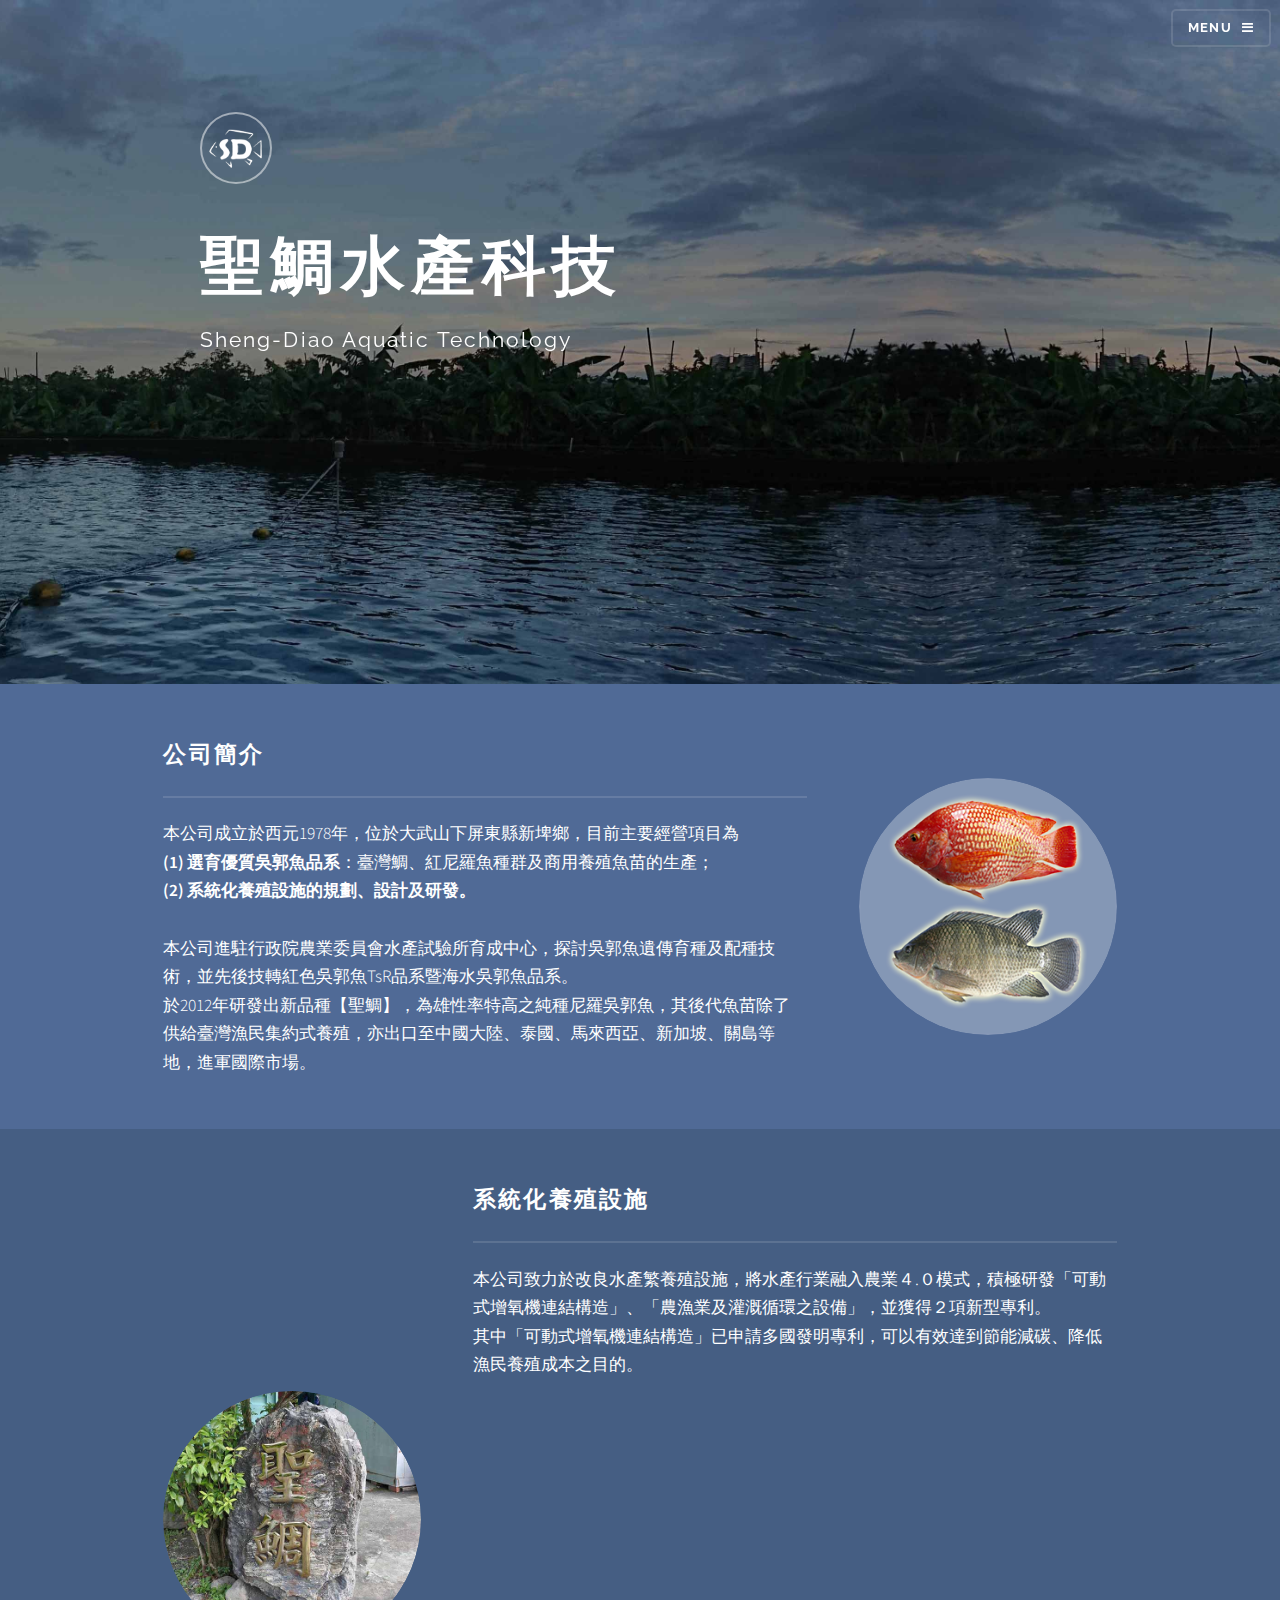
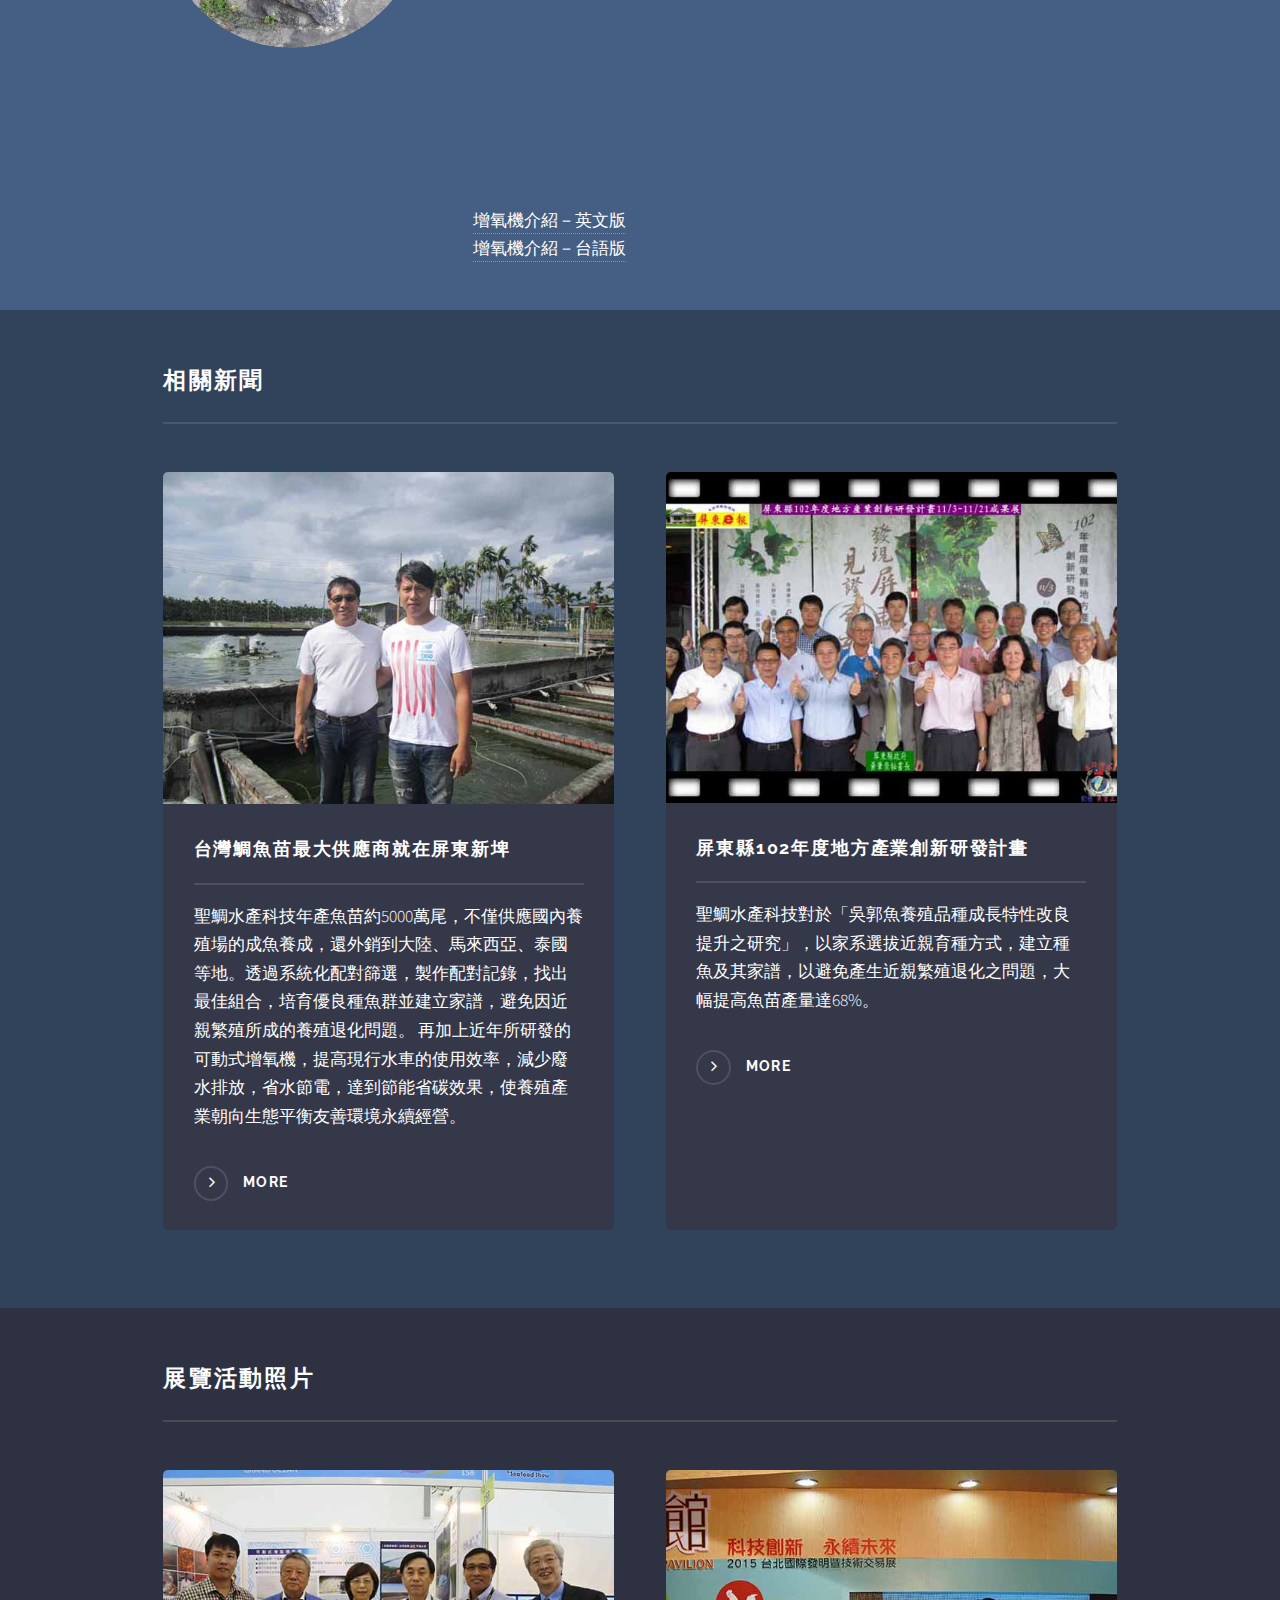
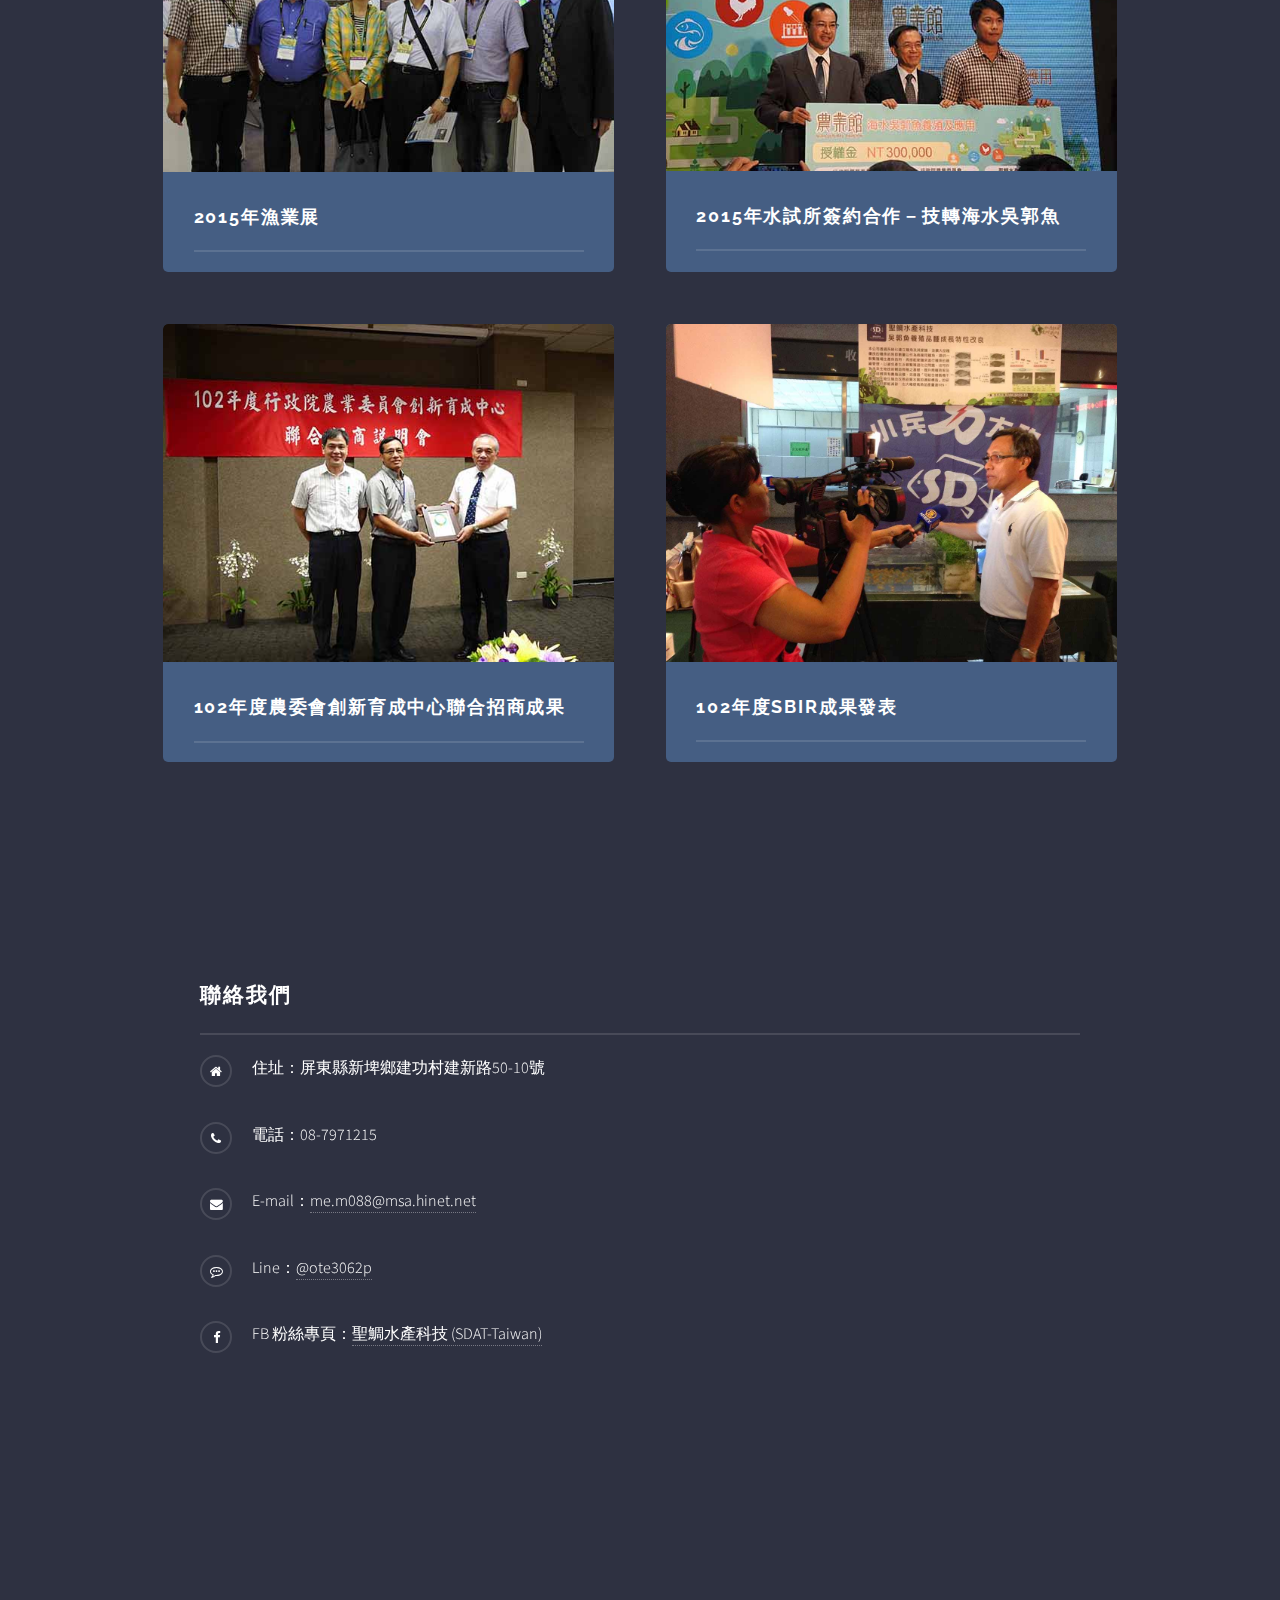
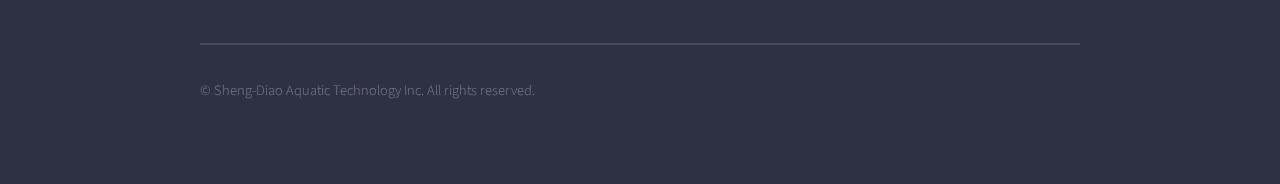
<file: index.html>
<!DOCTYPE HTML>
<!--
	Solid State by HTML5 UP
	html5up.net | @ajlkn
	Free for personal and commercial use under the CCA 3.0 license (html5up.net/license)
-->
<html>
	<head>
		<title>聖鯛水產科技 Sheng-Diao Aquatic Technology</title>
		<meta charset="utf-8" />
		<meta name="viewport" content="width=device-width, initial-scale=1" />
		<!--[if lte IE 8]><script src="assets/js/ie/html5shiv.js"></script><![endif]-->
		<link rel="stylesheet" href="assets/css/main.css?v=10" />
		<!--[if lte IE 9]><link rel="stylesheet" href="assets/css/ie9.css" /><![endif]-->
		<!--[if lte IE 8]><link rel="stylesheet" href="assets/css/ie8.css" /><![endif]-->
		
		<meta name="mobile-web-app-capable" content="yes">
		<link rel="shortcut icon" href="images/sd-simple-ico-128.ico" type="image/x-icon"/>
		<link rel="apple-touch-icon-precomposed"  href="images/sd-icon-256.png" type="image/ico"/>
		<link rel="icon" href="images/sd-simple-ico-128.ico" sizes="128x128" />
		<link rel="bookmark" href="images/sd-simple-ico-128.ico"/>
	</head>
	<body>

		<div id="bg"></div>
		<!-- Page Wrapper -->
			<div id="page-wrapper">
				<!-- Header -->
					<header id="header" class="alt">
						<h1><a href="index.html">聖鯛水產科技</a></h1>
						<nav>
							<a href="#menu">Menu</a>
						</nav>
					</header>

				<!-- Menu -->
					<nav id="menu">
						<div class="inner">
							<h2>Menu</h2>
							<ul class="links">
								<li><a href="index.html">公司簡介</a></li>
								<li><a href="breed.html">育種狀況</a></li>
								<li><a href="invention.html">發明專利</a></li>
								<li><a href="photo.html">照片集錦</a></li>
							</ul>
							<a href="#" class="close">Close</a>
						</div>
					</nav>

				<!-- Banner -->
					<section id="banner" >
						<div class="inner">
							<div class="logo"><span class="icon"></span></div>
							<h2>聖鯛水產科技</h2> 
							<p>Sheng-Diao Aquatic Technology</p>
						</div>
					</section>
				<!-- Wrapper -->
					<section id="wrapper">

						<!-- One -->
							<section id="one" class="wrapper spotlight style1">
								<div class="inner">
									<a href="#" class="image"><img src="images/fish.png" alt="" /></a>
									<div class="content" style="text-align: left">
										<h2 class="major">公司簡介</h2>
										<p>本公司成立於西元1978年，位於大武山下屏東縣新埤鄉，目前主要經營項目為 
										<br><strong>(1) 選育優質吳郭魚品系</strong>：臺灣鯛、紅尼羅魚種群及商用養殖魚苗的生產；
										<br><strong>(2) 系統化養殖設施的規劃、設計及研發。</strong>
										<br><br>
										本公司進駐行政院農業委員會水產試驗所育成中心，探討吳郭魚遺傳育種及配種技術，並先後技轉紅色吳郭魚TsR品系暨海水吳郭魚品系。
										<br>
										於2012年研發出新品種【聖鯛】，為雄性率特高之純種尼羅吳郭魚，其後代魚苗除了供給臺灣漁民集約式養殖，亦出口至中國大陸、泰國、馬來西亞、新加坡、關島等地，進軍國際市場。
										</p>
									</div>
								</div>
							</section>

						<!-- Two -->
							<section id="two" class="wrapper alt spotlight style2">
								<div class="inner">
									<a href="#" class="image"><img src="images/pic02.jpg" alt="" /></a>
									<div class="content" >
										<h2 class="major">系統化養殖設施</h2>
										<p>
										本公司致力於改良水產繁養殖設施，將水產行業融入農業４.０模式，積極研發「可動式增氧機連結構造」、「農漁業及灌溉循環之設備」，並獲得２項新型專利。
										<br>
										其中「可動式增氧機連結構造」已申請多國發明專利，可以有效達到節能減碳、降低漁民養殖成本之目的。
										</p>
										<div class="youtubecontent">
										<iframe width="560" height="315" src="https://www.youtube.com/embed/DO-rthhVYqc" frameborder="0" allowfullscreen></iframe><br>
										</div>
										<a href="https://www.youtube.com/watch?v=gBg38PpXcjg" target="_blank">增氧機介紹－英文版</a> <br>
										<a href="https://www.youtube.com/watch?v=LElOtjy4uPc" target="_blank">增氧機介紹－台語版</a>
										<br><br>
									</div>
								</div>
							</section>

						<!-- Three -->
						<section id="four" class="wrapper style3">
								<div class="inner">
									<h2 class="major">相關新聞</h2>
									<section class="features">
										<article>
											<a href="http://www.lifetimes.tw/?p=289340" class="image" target="_blank"><img src="images/news01.jpg" alt="" /></a>
											<h3 class="major">台灣鯛魚苗最大供應商就在屏東新埤</h3>
											<p>聖鯛水產科技年產魚苗約5000萬尾，不僅供應國內養殖場的成魚養成，還外銷到大陸、馬來西亞、泰國等地。透過系統化配對篩選，製作配對記錄，找出最佳組合，培育優良種魚群並建立家譜，避免因近親繁殖所成的養殖退化問題。 再加上近年所研發的可動式增氧機，提高現行水車的使用效率，減少廢水排放，省水節電，達到節能省碳效果，使養殖產業朝向生態平衡友善環境永續經營。</p>
											<a href="http://www.greatnews.com.tw/home/news_pagein.php?iType=1004&n_id=96537" class="special" target="_blank">more</a>
										</article>
										<article>
											<a href="http://history.n.yam.com/greatnews/society/20141103/20141103659224.html" class="image" target="_blank"><img src="images/news02.jpg" alt="" /></a>
											<h3 class="major">屏東縣102年度地方產業創新研發計畫</h3>
											<p>聖鯛水產科技對於「吳郭魚養殖品種成長特性改良提升之研究」，以家系選拔近親育種方式，建立種魚及其家譜，以避免產生近親繁殖退化之問題，大幅提高魚苗產量達68%。</p>
											<a href="http://history.n.yam.com/greatnews/society/20141103/20141103659224.html" class="special" target="_blank">more</a>
										</article>
									</section>
									<!--
									<ul class="actions">
										<li><a href="#" class="button">Browse All</a></li>
									</ul>
									-->
								</div>
							</section>
						<!-- Four -->
							<section id="four" class="wrapper alt style4">
								<div class="inner">
									<h2 class="major">展覽活動照片</h2>
									<section class="photo">
										<article>
											<a class="image" target="_blank"><img src="images/activity01.jpg" alt="" /></a>
											<h3 class="major">2015年漁業展</h3>
										</article>
										<article>
											<a class="image" target="_blank"><img src="images/activity03.jpg" alt="" /></a>
											<h3 class="major">2015年水試所簽約合作－技轉海水吳郭魚</h3>
										</article>
										<article>
											<a class="image" target="_blank"><img src="images/activity02.jpg" alt="" /></a>
											<h3 class="major">102年度農委會創新育成中心聯合招商成果</h3>
										</article>
										<article>
											<a class="image" target="_blank"><img src="images/activity04.jpg" alt="" /></a>
											<h3 class="major">102年度SBIR成果發表</h3>
										</article>
									</section>
									<BR><BR>
								</div>
							</section>

					</section>

					<!-- Footer -->
					<section id="footer">
						<div class="inner">
							<h2 class="major">聯絡我們</h2>
							<ul class="contact">
								<li class="fa-home">住址：屏東縣新埤鄉建功村建新路50-10號<br />
								</li>
								<li class="fa-phone">電話：08-7971215 </li>
								<li class="fa-envelope">E-mail：<a href="mailto:me.m088@msa.hinet.net">me.m088@msa.hinet.net</a></li>
								<li class="fa-commenting-o">Line：<a href="https://line.me/R/ti/p/%40ote3062p" target="_blank">@ote3062p</a></li>
								<li class="fa-facebook">FB 粉絲專頁：<a href="https://facebook.com/SDAT.Taiwan/" target="_blank">聖鯛水產科技 (SDAT-Taiwan)</a></li>
							</ul>
							<ul class="contact">
								<iframe src="https://www.facebook.com/plugins/page.php?href=https%3A%2F%2Fwww.facebook.com%2F%25E8%2581%2596%25E9%25AF%259B%25E6%25B0%25B4%25E7%2594%25A2%25E7%25A7%2591%25E6%258A%2580-260523327624429%2F&tabs&width=500&height=250&small_header=false&adapt_container_width=false&hide_cover=false&show_facepile=true&appId=503628439714172" width="100%" height="250" style="border:none;overflow:hidden;
			padding: 0 1.5em 1em 0;" scrolling="no" frameborder="0" allowTransparency="true"></iframe> 
								<iframe src="https://www.google.com/maps/embed?pb=!1m18!1m12!1m3!1d3686.4879177512453!2d120.57661447716596!3d22.485869841892594!2m3!1f0!2f0!3f0!3m2!1i1024!2i768!4f13.1!3m3!1m2!1s0x346e208d37fabc69%3A0x8524da27b0e58b06!2z6IGW6a-b5rC055Si56eR5oqA!5e0!3m2!1szh-TW!2stw!4v1469889286693" width="100%" height="225" frameborder="0" style="border:0; padding: 0 1.5em 1em 0;" allowfullscreen></iframe>
							</ul>
							<ul class="copyright">
								<li>&copy; Sheng-Diao Aquatic Technology Inc. All rights reserved.</li>
							</ul>
						</div>
					</section>

			</div>

		<!-- Scripts -->
			<script src="assets/js/skel.min.js"></script>
			<script src="assets/js/jquery.min.js"></script>
			<script src="assets/js/jquery.scrollex.min.js"></script>
			<script src="assets/js/util.js"></script>
			<!--[if lte IE 8]><script src="assets/js/ie/respond.min.js"></script><![endif]-->
			<script src="assets/js/main.js"></script>
	</body>
</html>
</file>
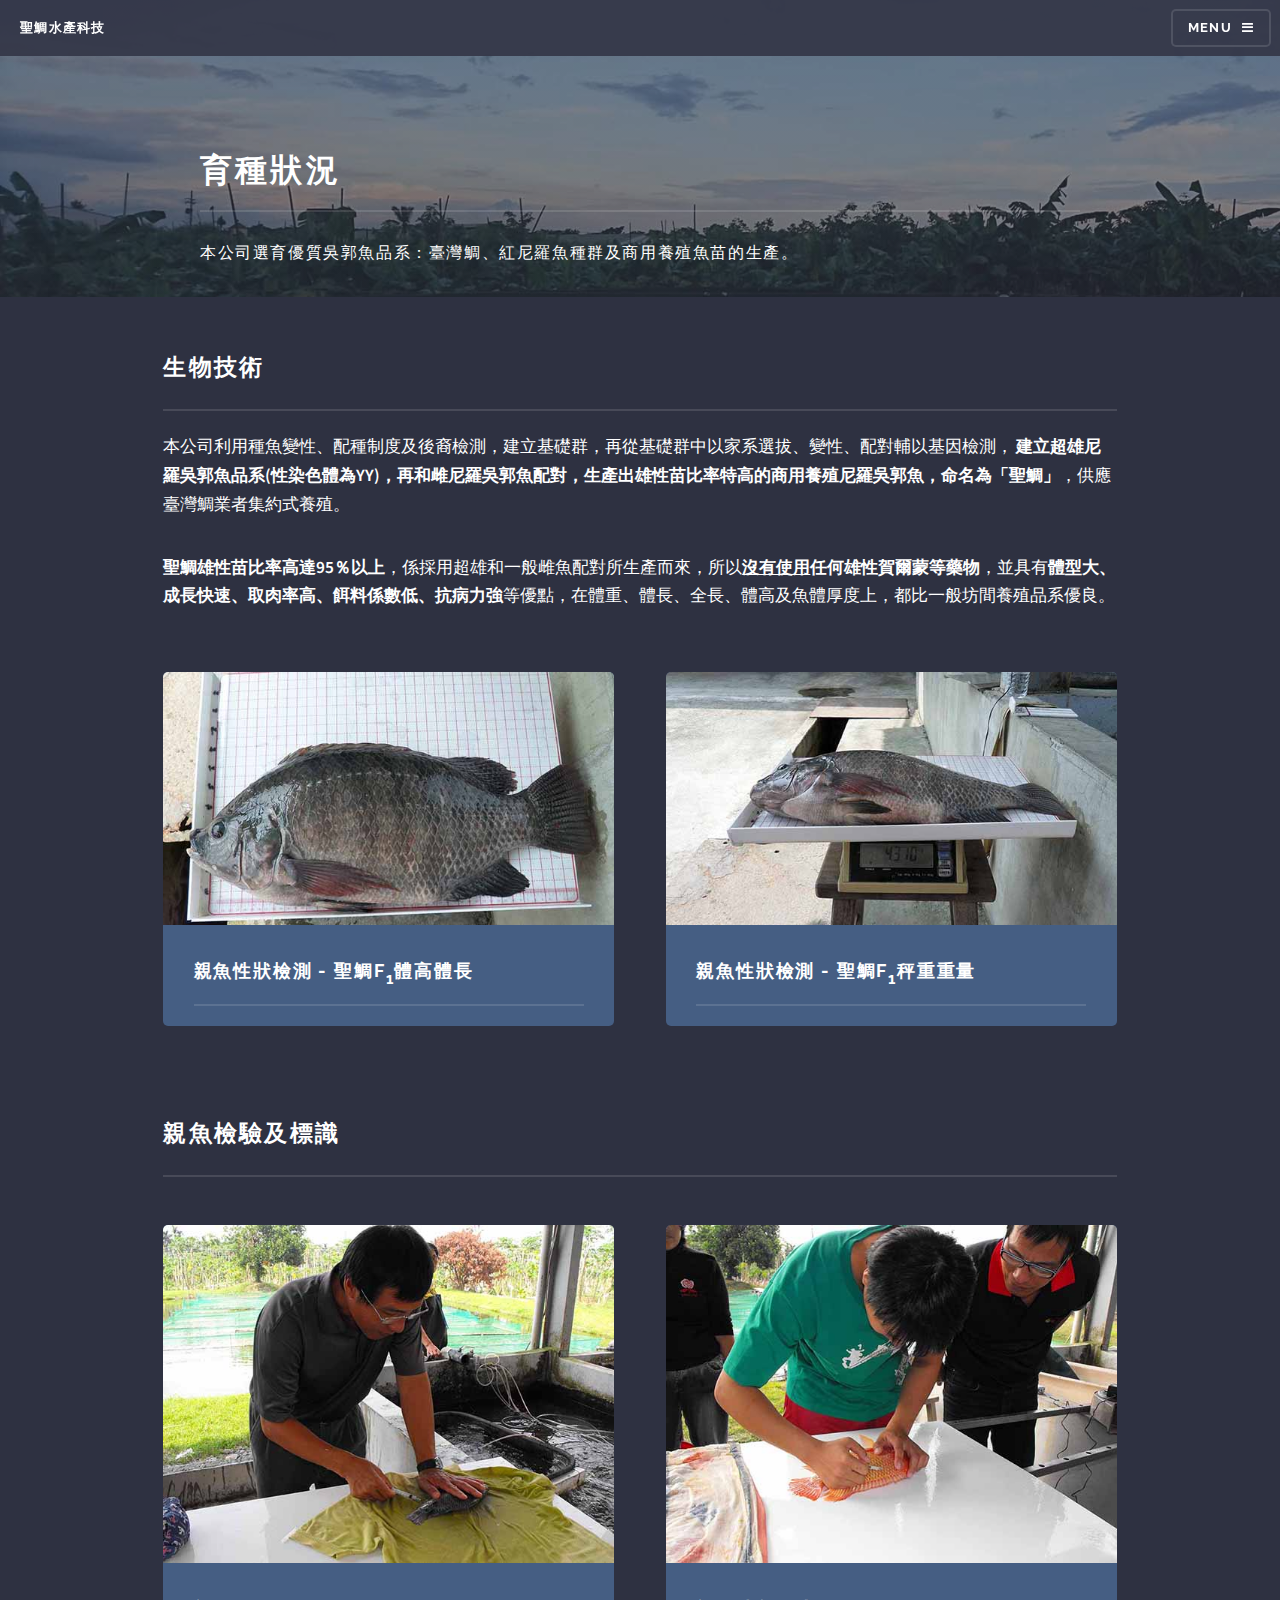
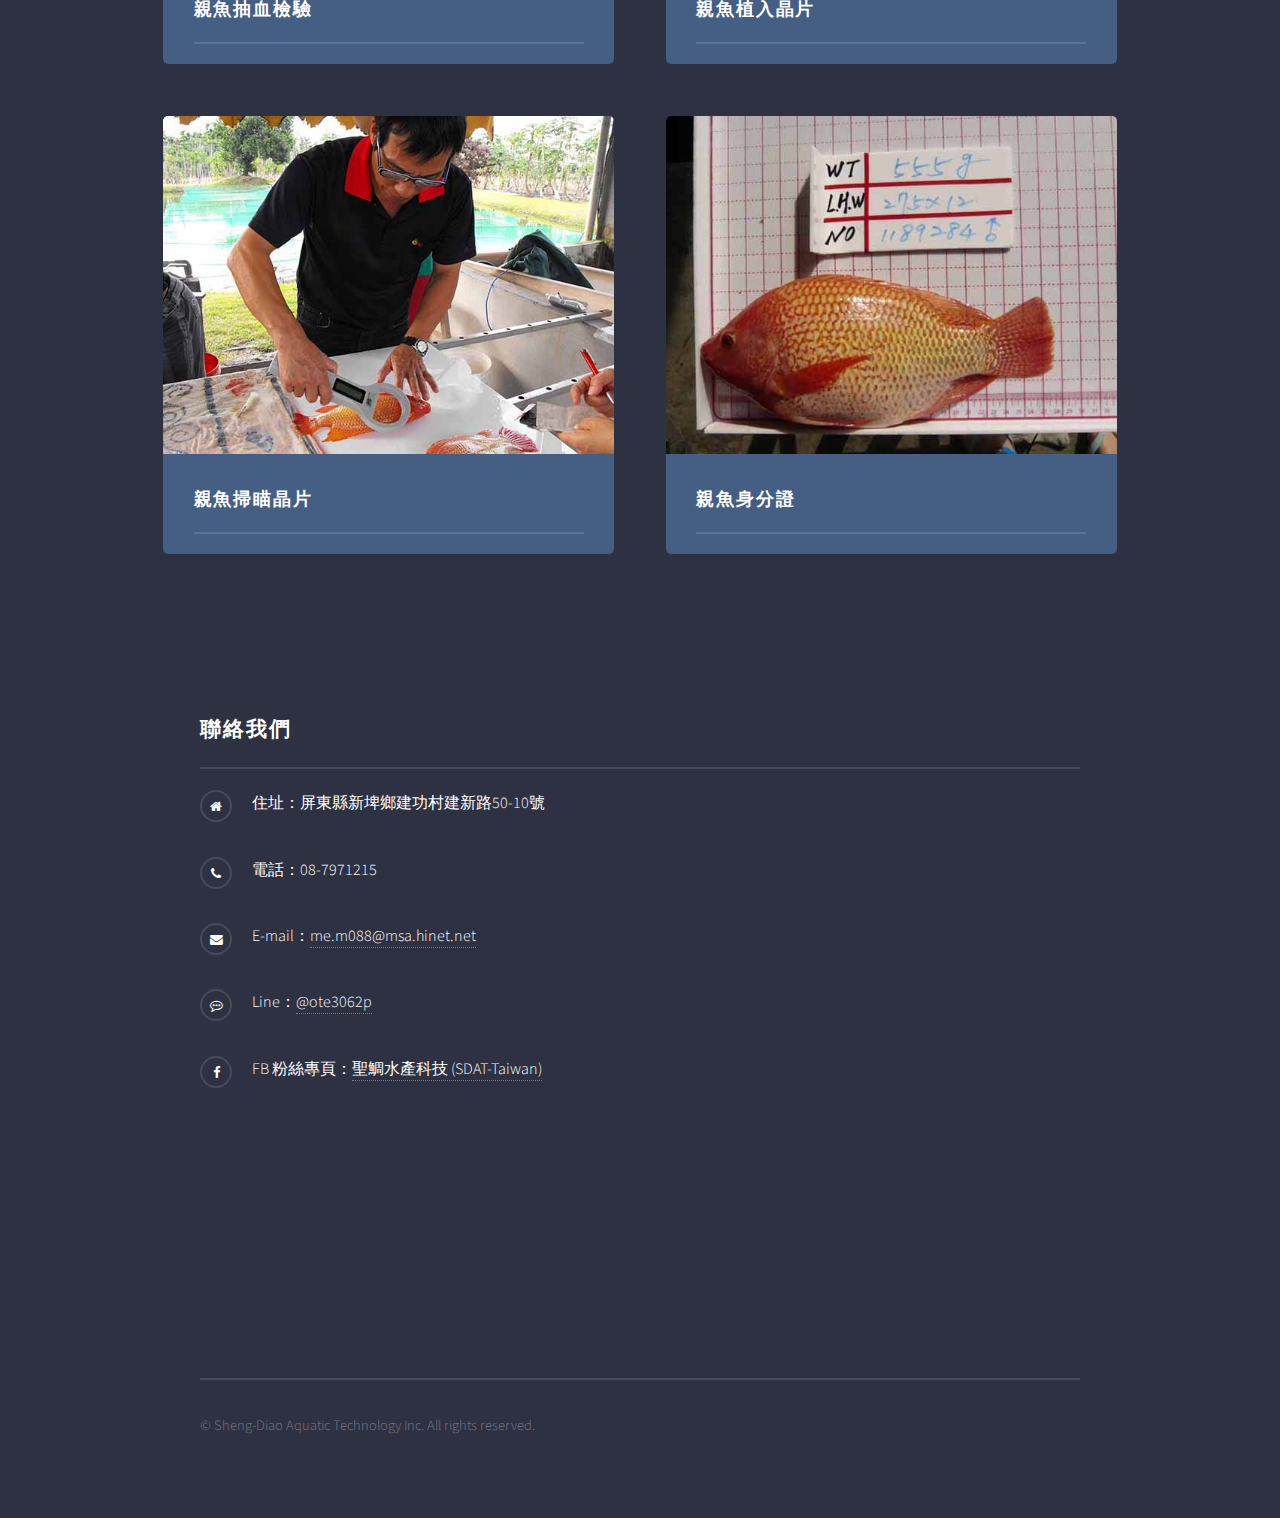
<file: breed.html>
<!DOCTYPE HTML>
<!--
	Solid State by HTML5 UP
	html5up.net | @ajlkn
	Free for personal and commercial use under the CCA 3.0 license (html5up.net/license)
-->
<html>
	<head>
		<title>育種狀況－聖鯛水產科技</title>
		<meta charset="utf-8" />
		<meta name="viewport" content="width=device-width, initial-scale=1" />
		<!--[if lte IE 8]><script src="assets/js/ie/html5shiv.js"></script><![endif]-->
		<link rel="stylesheet" href="assets/css/main.css" />
		<!--[if lte IE 9]><link rel="stylesheet" href="assets/css/ie9.css" /><![endif]-->
		<!--[if lte IE 8]><link rel="stylesheet" href="assets/css/ie8.css" /><![endif]-->
		<link rel="shortcut icon" href="images/sd-simple-ico.ico"/>
		<link rel="bookmark" href="images/sd-simple-ico.ico"/>
	</head>
	<body>

		<!-- Page Wrapper -->
			<div id="page-wrapper">

				<!-- Header -->
					<header id="header">
						<h1><a href="index.html">聖鯛水產科技</a></h1>
						<nav>
							<a href="#menu">Menu</a>
						</nav>
					</header>

				<!-- Menu -->
					<nav id="menu">
						<div class="inner">
							<h2>Menu</h2>
							<ul class="links">
								<li><a href="index.html">公司簡介</a></li>
								<li><a href="breed.html">育種狀況</a></li>
								<li><a href="invention.html">發明專利</a></li>
								<li><a href="photo.html">照片集錦</a></li>
							</ul>
							<a href="#" class="close">Close</a>
						</div>
					</nav>

				<!-- Wrapper -->
					<section id="wrapper">
						<header>
							<div class="inner">
								<h2>育種狀況</h2>
								<p>本公司選育優質吳郭魚品系：臺灣鯛、紅尼羅魚種群及商用養殖魚苗的生產。</p></div>
						</header>

						<!-- Content -->
							<div class="wrapper">
								<div class="inner">

									<h2 class="major">生物技術</h2>
									<p>本公司利用種魚變性、配種制度及後裔檢測，建立基礎群，再從基礎群中以家系選拔、變性、配對輔以基因檢測，
									<B>建立超雄尼羅吳郭魚品系(性染色體為YY)，再和雌尼羅吳郭魚配對，生產出雄性苗比率特高的商用養殖尼羅吳郭魚，命名為「聖鯛」</B>，供應臺灣鯛業者集約式養殖。</p>
									<p><B>聖鯛雄性苗比率高達95％以上</B>，係採用超雄和一般雌魚配對所生產而來，所以<B><U>沒有使用</U>任何雄性賀爾蒙等藥物</B>，並具有<B>體型大、成長快速、取肉率高、餌料係數低、抗病力強</B>等優點，在體重、體長、全長、體高及魚體厚度上，都比一般坊間養殖品系優良。</p>
							
									<section class="photo">
										<article>
											<a class="image" target="_blank"><img src="images/breed05.jpg" alt="" /></a>
											<h3 class="major">親魚性狀檢測 - 聖鯛F<sub>1</sub>體高體長</h3>
										</article>
										<article>
											<a class="image" target="_blank"><img src="images/breed06.jpg" alt="" /></a>
											<h3 class="major">親魚性狀檢測 - 聖鯛F<sub>1</sub>秤重重量</h3>
										</article>
									</section>
									
									<BR>
									
									<h2 class="major">親魚檢驗及標識</h2>
									<section class="photo">
										<article>
											<a class="image" target="_blank"><img src="images/breed01.jpg" alt="" /></a>
											<h3 class="major">親魚抽血檢驗</h3>
										</article>
										<article>
											<a class="image" target="_blank"><img src="images/breed02.jpg" alt="" /></a>
											<h3 class="major">親魚植入晶片</h3>
										</article>
										<article>
											<a class="image" target="_blank"><img src="images/breed03.jpg" alt="" /></a>
											<h3 class="major">親魚掃瞄晶片</h3>
										</article>
										<article>
											<a class="image" target="_blank"><img src="images/breed04.jpg" alt="" /></a>
											<h3 class="major">親魚身分證</h3>
										</article>
									</section>
								</div>
							</div>

					</section>

				<!-- Footer -->
					<section id="footer">
						<div class="inner">
							<h2 class="major">聯絡我們</h2>
							<ul class="contact">
								<li class="fa-home">住址：屏東縣新埤鄉建功村建新路50-10號<br />
								</li>
								<li class="fa-phone">電話：08-7971215 </li>
								<li class="fa-envelope">E-mail：<a href="mailto:me.m088@msa.hinet.net">me.m088@msa.hinet.net</a></li>
								<li class="fa-commenting-o">Line：<a href="https://line.me/R/ti/p/%40ote3062p" target="_blank">@ote3062p</a></li>
								<li class="fa-facebook">FB 粉絲專頁：<a href="https://facebook.com/SDAT.Taiwan/" target="_blank">聖鯛水產科技 (SDAT-Taiwan)</a></li>
							</ul>
							<ul class="contact">
								<iframe src="https://www.facebook.com/plugins/page.php?href=https%3A%2F%2Fwww.facebook.com%2F%25E8%2581%2596%25E9%25AF%259B%25E6%25B0%25B4%25E7%2594%25A2%25E7%25A7%2591%25E6%258A%2580-260523327624429%2F&tabs&width=500&height=250&small_header=false&adapt_container_width=false&hide_cover=false&show_facepile=true&appId=503628439714172" width="100%" height="250" style="border:none;overflow:hidden;
			padding: 0 1.5em 1em 0;" scrolling="no" frameborder="0" allowTransparency="true"></iframe> 
								<iframe src="https://www.google.com/maps/embed?pb=!1m18!1m12!1m3!1d3686.4879177512453!2d120.57661447716596!3d22.485869841892594!2m3!1f0!2f0!3f0!3m2!1i1024!2i768!4f13.1!3m3!1m2!1s0x346e208d37fabc69%3A0x8524da27b0e58b06!2z6IGW6a-b5rC055Si56eR5oqA!5e0!3m2!1szh-TW!2stw!4v1469889286693" width="100%" height="225" frameborder="0" style="border:0; padding: 0 1.5em 1em 0;" allowfullscreen></iframe>
							</ul>
							<ul class="copyright">
								<li>&copy; Sheng-Diao Aquatic Technology Inc. All rights reserved.</li>
							</ul>
						</div>
					</section>

			</div>

		<!-- Scripts -->
			<script src="assets/js/skel.min.js"></script>
			<script src="assets/js/jquery.min.js"></script>
			<script src="assets/js/jquery.scrollex.min.js"></script>
			<script src="assets/js/util.js"></script>
			<!--[if lte IE 8]><script src="assets/js/ie/respond.min.js"></script><![endif]-->
			<script src="assets/js/main.js"></script>

	</body>
</html>
</file>
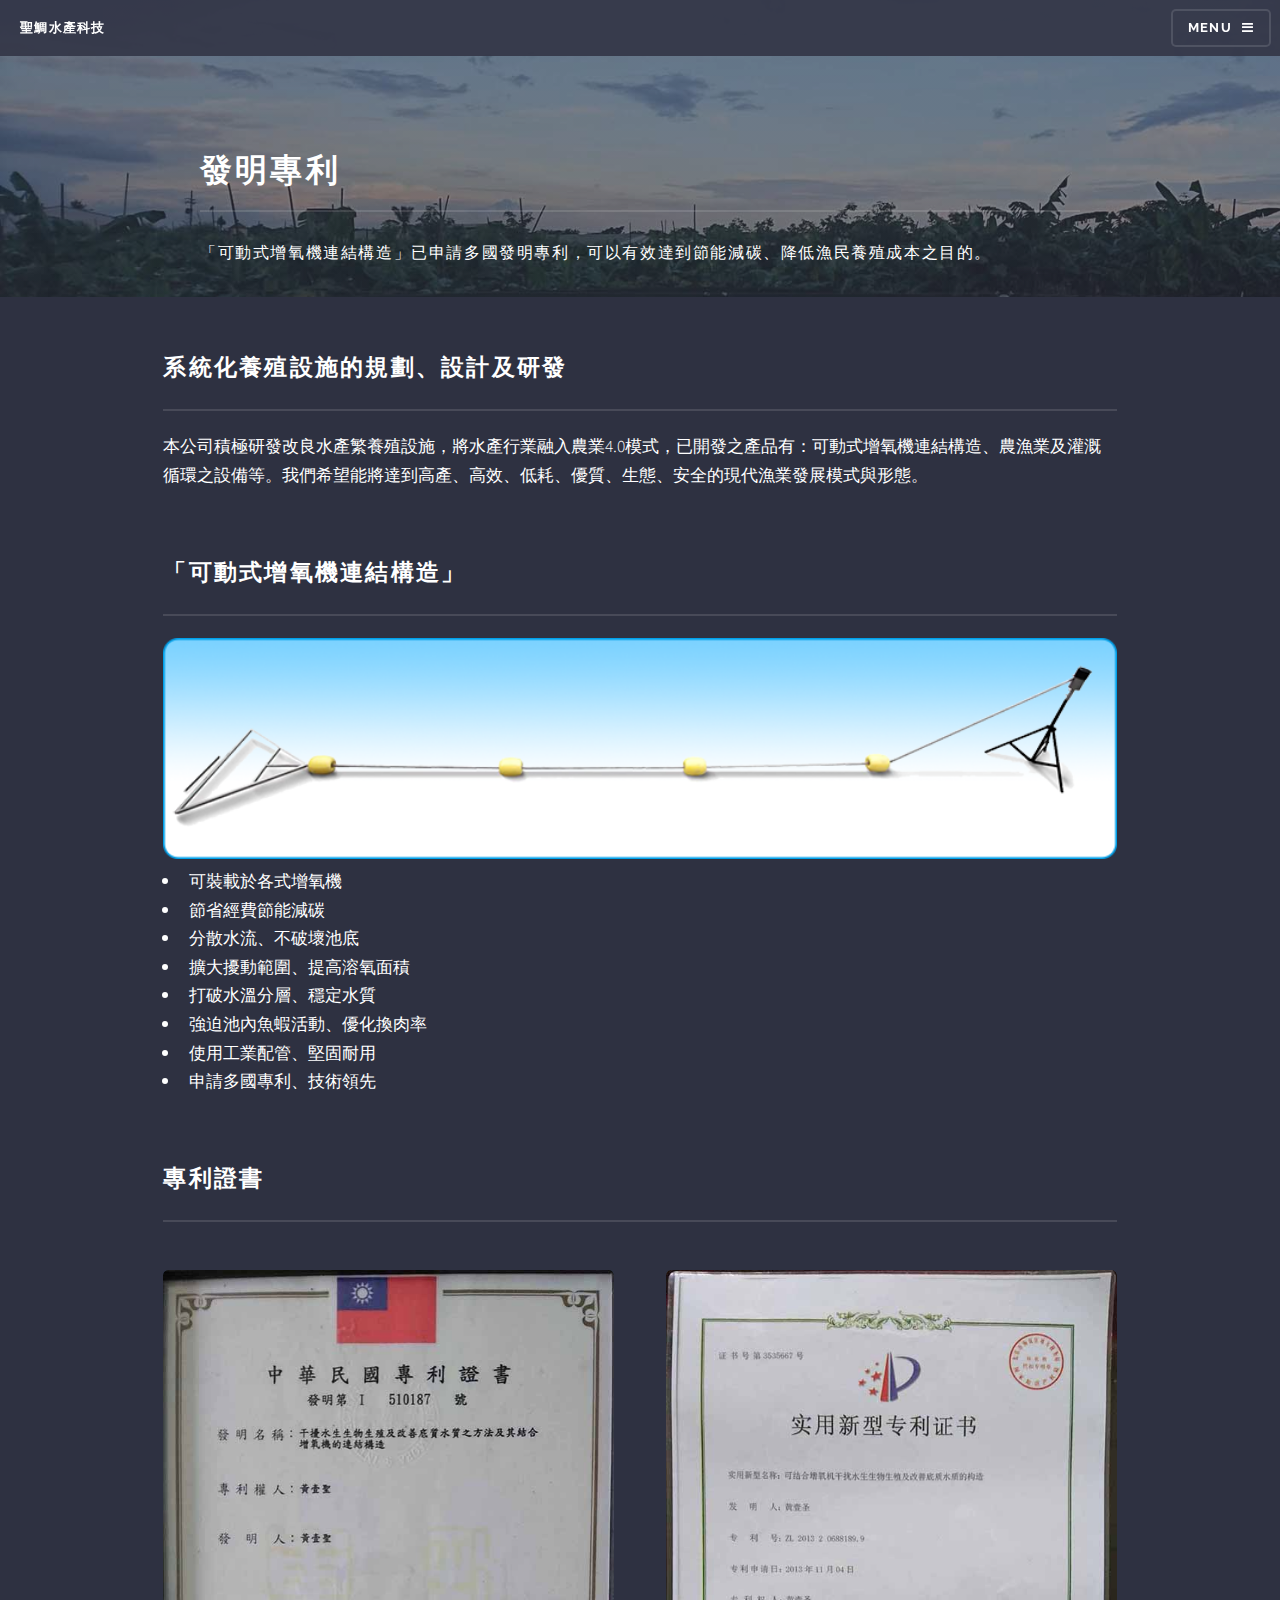
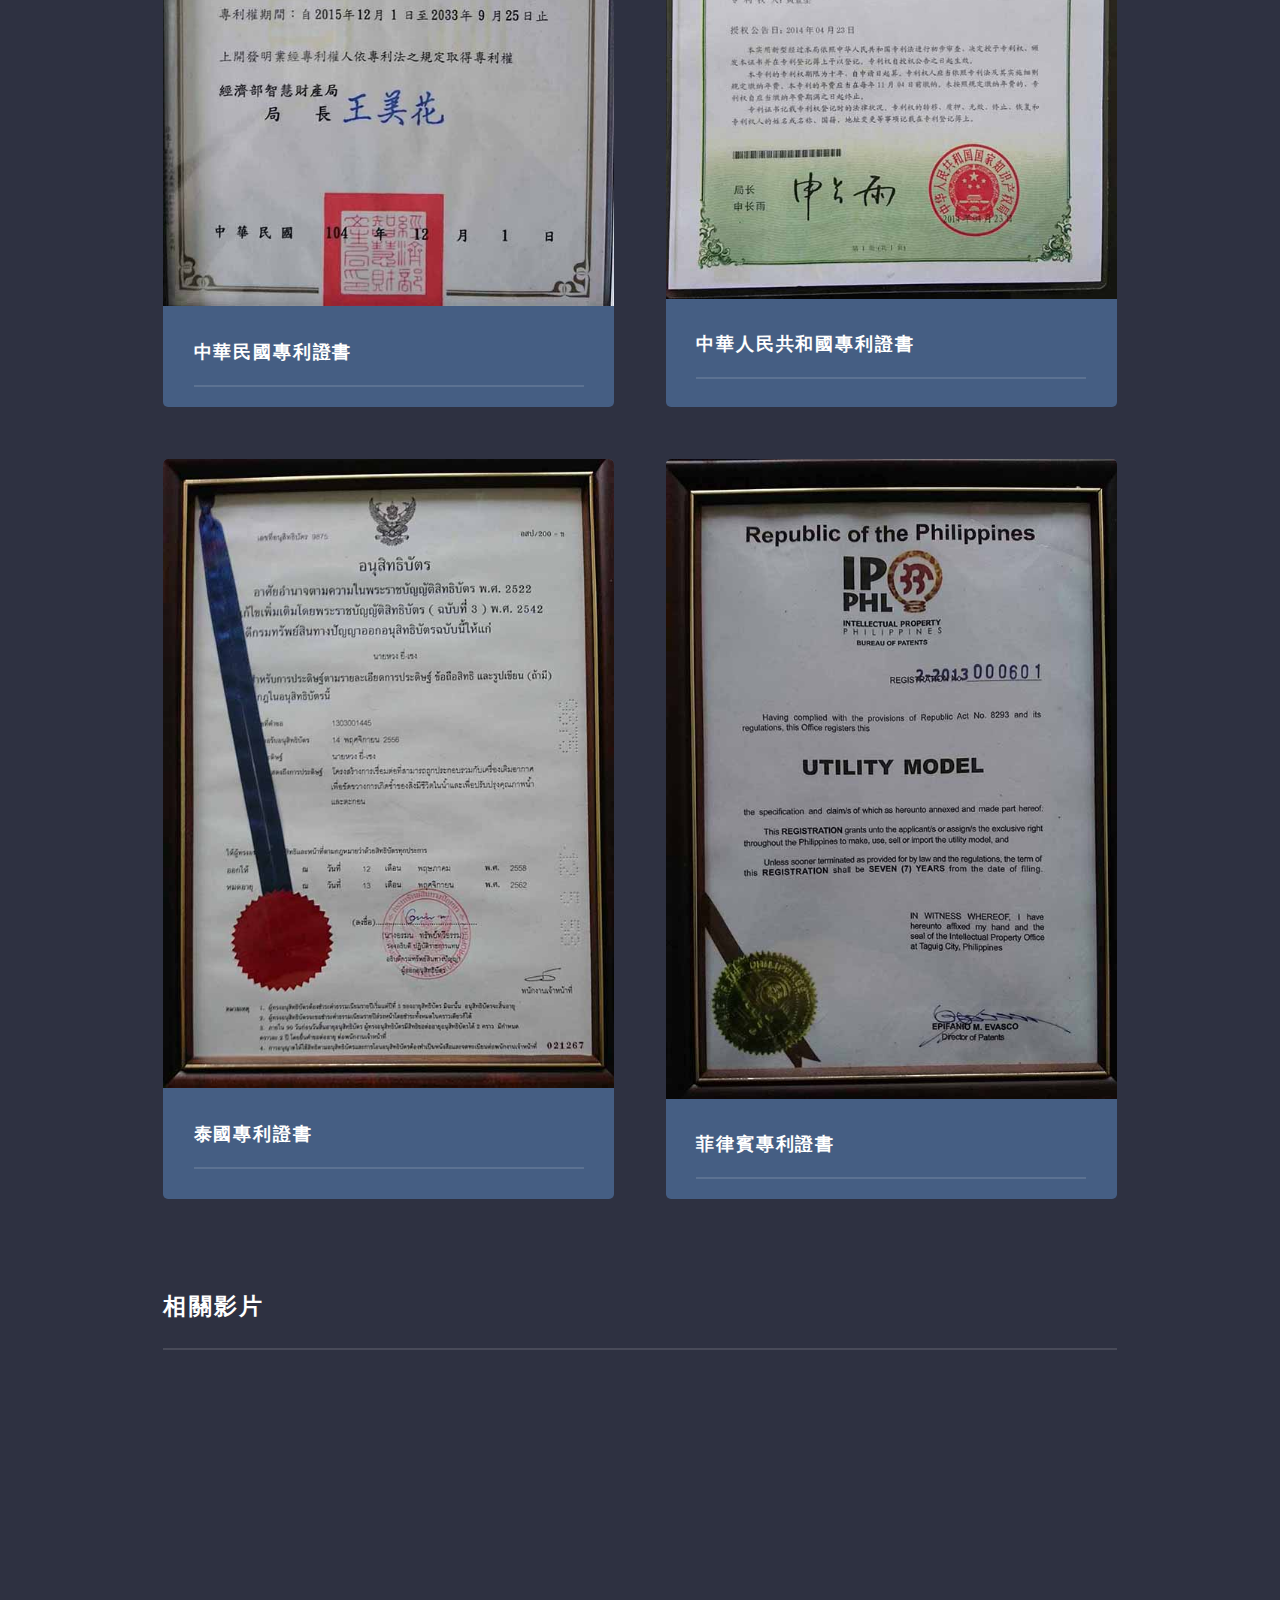
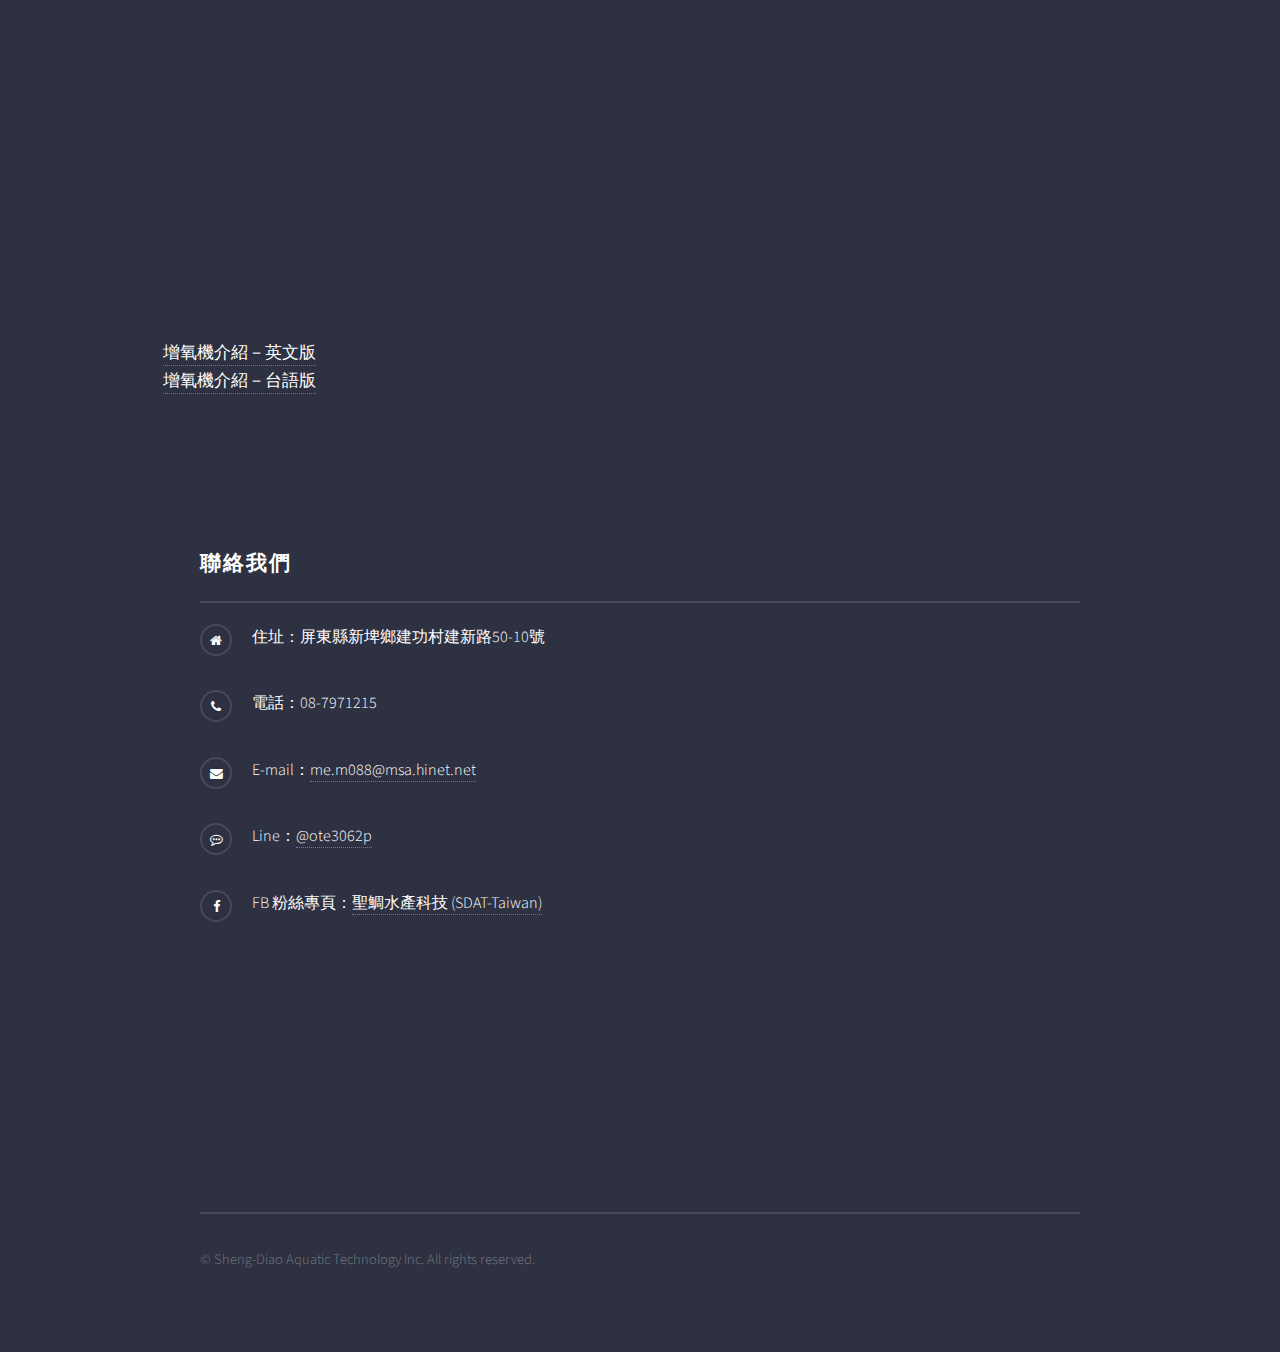
<file: invention.html>
<!DOCTYPE HTML>
<!--
	Solid State by HTML5 UP
	html5up.net | @ajlkn
	Free for personal and commercial use under the CCA 3.0 license (html5up.net/license)
-->
<html>
	<head>
		<title>發明專利－聖鯛水產科技</title>
		<meta charset="utf-8" />
		<meta name="viewport" content="width=device-width, initial-scale=1" />
		<!--[if lte IE 8]><script src="assets/js/ie/html5shiv.js"></script><![endif]-->
		<link rel="stylesheet" href="assets/css/main.css" />
		<!--[if lte IE 9]><link rel="stylesheet" href="assets/css/ie9.css" /><![endif]-->
		<!--[if lte IE 8]><link rel="stylesheet" href="assets/css/ie8.css" /><![endif]-->
		<link rel="shortcut icon" href="images/sd-simple-ico.ico"/>
		<link rel="bookmark" href="images/sd-simple-ico.ico"/>
	</head>
	<body>

		<!-- Page Wrapper -->
			<div id="page-wrapper">

				<!-- Header -->
					<header id="header">
						<h1><a href="index.html">聖鯛水產科技</a></h1>
						<nav>
							<a href="#menu">Menu</a>
						</nav>
					</header>

				<!-- Menu -->
					<nav id="menu">
						<div class="inner">
							<h2>Menu</h2>
							<ul class="links">
								<li><a href="index.html">公司簡介</a></li>
								<li><a href="breed.html">育種狀況</a></li>
								<li><a href="invention.html">發明專利</a></li>
								<li><a href="photo.html">照片集錦</a></li>
							</ul>
							<a href="#" class="close">Close</a>
						</div>
					</nav>

				<!-- Wrapper -->
					<section id="wrapper">
						<header>
							<div class="inner">
								<h2>發明專利</h2>
								<p>「可動式增氧機連結構造」已申請多國發明專利，可以有效達到節能減碳、降低漁民養殖成本之目的。</p></div>
						</header>

						<!-- Content -->
							<div class="wrapper">
								<div class="inner">
									<h2 class="major">系統化養殖設施的規劃、設計及研發</h2>
									<p>
									本公司積極研發改良水產繁養殖設施，將水產行業融入農業4.0模式，已開發之產品有：可動式增氧機連結構造、農漁業及灌溉循環之設備等。我們希望能將達到高產、高效、低耗、優質、生態、安全的現代漁業發展模式與形態。 
									</p>
									
									<BR>
									
									<h2 class="major">「可動式增氧機連結構造」</h2>
									<img src="images/movable_virtual_800.png" alt="" width="100%" />
									<ul>
										<li>可裝載於各式增氧機</li>
										<li>節省經費節能減碳</li>
										<li>分散水流、不破壞池底</li>
										<li>擴大擾動範圍、提高溶氧面積</li>
										<li>打破水溫分層、穩定水質</li>
										<li>強迫池內魚蝦活動、優化換肉率</li>
										<li>使用工業配管、堅固耐用</li>
										<li>申請多國專利、技術領先</li>
									</ul>
									
									<BR>
									
									<h2 class="major">專利證書</h2>
									<section class="photo">
										<article>
											<a class="image" target="_blank"><img src="images/patent01.jpg" alt="" /></a>
											<h3 class="major">中華民國專利證書</h3>
										</article>
										<article>
											<a class="image" target="_blank"><img src="images/patent02.jpg" alt="" /></a>
											<h3 class="major">中華人民共和國專利證書</h3>
										</article>
										<article>
											<a class="image" target="_blank"><img src="images/patent03.jpg" alt="" /></a>
											<h3 class="major">泰國專利證書</h3>
										</article>
										<article>
											<a class="image" target="_blank"><img src="images/patent04.jpg" alt="" /></a>
											<h3 class="major">菲律賓專利證書</h3>
										</article>
									</section>
									
									<BR>
									
									<h2 class="major">相關影片</h2>
									<div class="youtubecontent">
										<iframe width="560" height="315" src="https://www.youtube.com/embed/DO-rthhVYqc" frameborder="0" allowfullscreen></iframe><br>
										</div>
										<a href="https://www.youtube.com/watch?v=gBg38PpXcjg" target="_blank">增氧機介紹－英文版</a> <br>
										<a href="https://www.youtube.com/watch?v=LElOtjy4uPc" target="_blank">增氧機介紹－台語版</a>
									
									</div>
									<br><br>
								</div>
							</div>

					</section>

				<!-- Footer -->
					<section id="footer">
						<div class="inner">
							<h2 class="major">聯絡我們</h2>
							<ul class="contact">
								<li class="fa-home">住址：屏東縣新埤鄉建功村建新路50-10號<br />
								</li>
								<li class="fa-phone">電話：08-7971215 </li>
								<li class="fa-envelope">E-mail：<a href="mailto:me.m088@msa.hinet.net">me.m088@msa.hinet.net</a></li>
								<li class="fa-commenting-o">Line：<a href="https://line.me/R/ti/p/%40ote3062p" target="_blank">@ote3062p</a></li>
								<li class="fa-facebook">FB 粉絲專頁：<a href="https://facebook.com/SDAT.Taiwan/" target="_blank">聖鯛水產科技 (SDAT-Taiwan)</a></li>
							</ul>
							<ul class="contact">
								<iframe src="https://www.facebook.com/plugins/page.php?href=https%3A%2F%2Fwww.facebook.com%2F%25E8%2581%2596%25E9%25AF%259B%25E6%25B0%25B4%25E7%2594%25A2%25E7%25A7%2591%25E6%258A%2580-260523327624429%2F&tabs&width=500&height=250&small_header=false&adapt_container_width=false&hide_cover=false&show_facepile=true&appId=503628439714172" width="100%" height="250" style="border:none;overflow:hidden;
			padding: 0 1.5em 1em 0;" scrolling="no" frameborder="0" allowTransparency="true"></iframe> 
								<iframe src="https://www.google.com/maps/embed?pb=!1m18!1m12!1m3!1d3686.4879177512453!2d120.57661447716596!3d22.485869841892594!2m3!1f0!2f0!3f0!3m2!1i1024!2i768!4f13.1!3m3!1m2!1s0x346e208d37fabc69%3A0x8524da27b0e58b06!2z6IGW6a-b5rC055Si56eR5oqA!5e0!3m2!1szh-TW!2stw!4v1469889286693" width="100%" height="225" frameborder="0" style="border:0; padding: 0 1.5em 1em 0;" allowfullscreen></iframe>
							</ul>
							<ul class="copyright">
								<li>&copy; Sheng-Diao Aquatic Technology Inc. All rights reserved.</li>
							</ul>
						</div>
					</section>

			</div>

		<!-- Scripts -->
			<script src="assets/js/skel.min.js"></script>
			<script src="assets/js/jquery.min.js"></script>
			<script src="assets/js/jquery.scrollex.min.js"></script>
			<script src="assets/js/util.js"></script>
			<!--[if lte IE 8]><script src="assets/js/ie/respond.min.js"></script><![endif]-->
			<script src="assets/js/main.js"></script>

	</body>
</html>
</file>
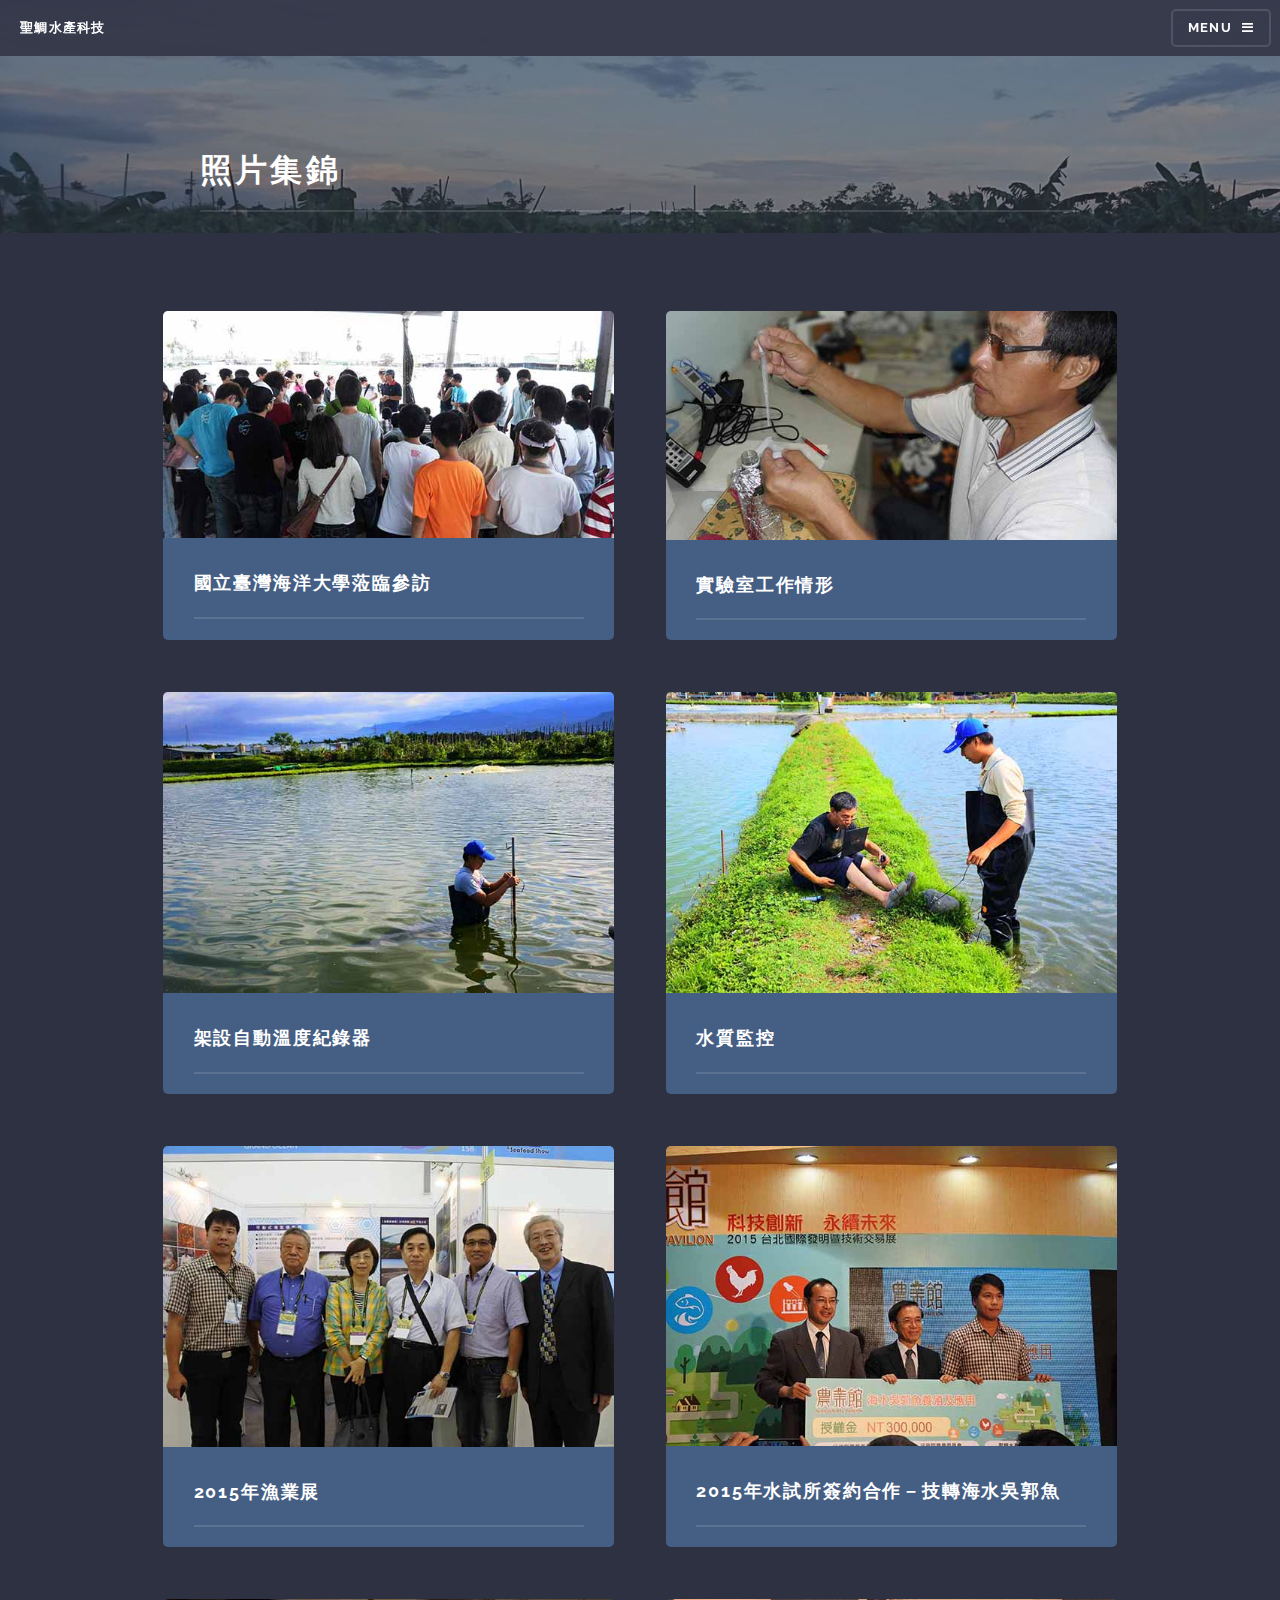
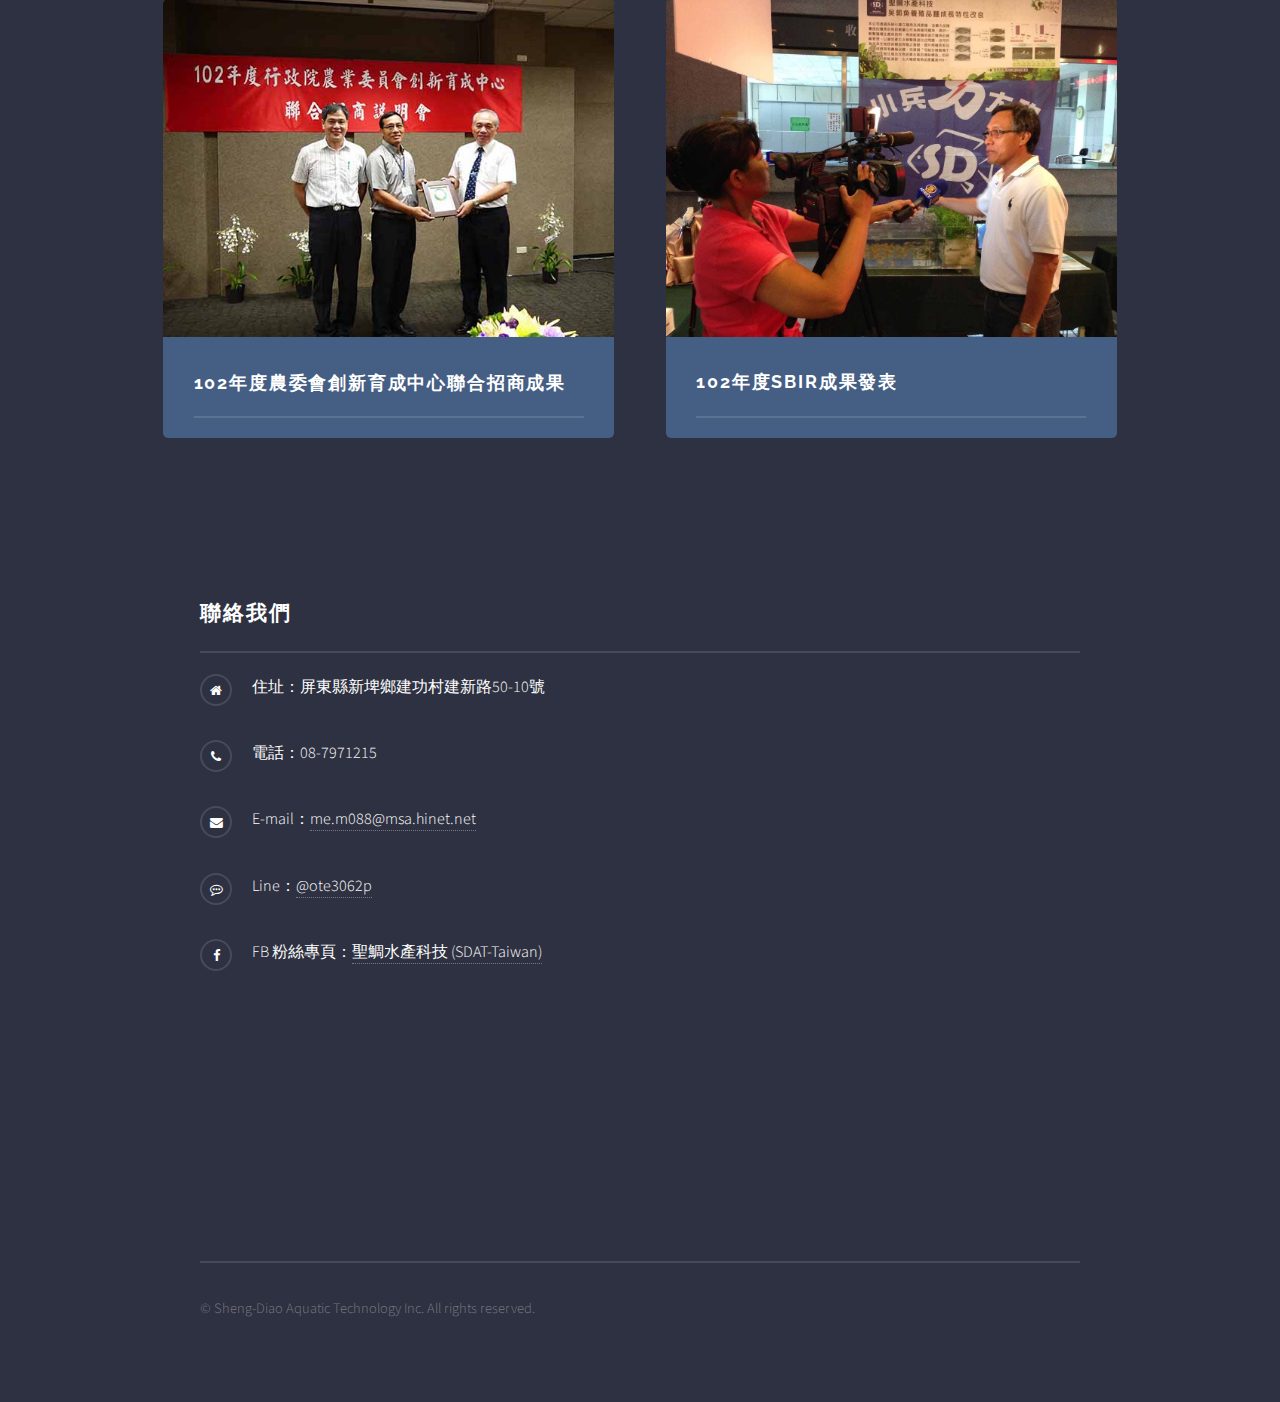
<file: photo.html>
<!DOCTYPE HTML>
<!--
	Solid State by HTML5 UP
	html5up.net | @ajlkn
	Free for personal and commercial use under the CCA 3.0 license (html5up.net/license)
-->
<html>
	<head>
		<title>照片集錦－聖鯛水產科技</title>
		<meta charset="utf-8" />
		<meta name="viewport" content="width=device-width, initial-scale=1" />
		<!--[if lte IE 8]><script src="assets/js/ie/html5shiv.js"></script><![endif]-->
		<link rel="stylesheet" href="assets/css/main.css" />
		<!--[if lte IE 9]><link rel="stylesheet" href="assets/css/ie9.css" /><![endif]-->
		<!--[if lte IE 8]><link rel="stylesheet" href="assets/css/ie8.css" /><![endif]-->
		<link rel="shortcut icon" href="images/sd-simple-ico.ico"/>
		<link rel="bookmark" href="images/sd-simple-ico.ico"/>
	</head>
	<body>

		<!-- Page Wrapper -->
			<div id="page-wrapper">

				<!-- Header -->
					<header id="header">
						<h1><a href="index.html">聖鯛水產科技</a></h1>
						<nav>
							<a href="#menu">Menu</a>
						</nav>
					</header>

				<!-- Menu -->
					<nav id="menu">
						<div class="inner">
							<h2>Menu</h2>
							<ul class="links">
								<li><a href="index.html">公司簡介</a></li>
								<li><a href="breed.html">育種狀況</a></li>
								<li><a href="invention.html">發明專利</a></li>
								<li><a href="photo.html">照片集錦</a></li>
							</ul>
							<a href="#" class="close">Close</a>
						</div>
					</nav>

				<!-- Wrapper -->
					<section id="wrapper">
						<header>
							<div class="inner">
								<h2>照片集錦</h2>
								<!--
								<p></p>
								-->
							</div>
						</header>

						<!-- Content -->
							<div class="wrapper">
								<div class="inner">
									<section class="photo">
										<article>
											<a class="image" target="_blank"><img src="images/photo01.jpg" alt="" /></a>
											<h3 class="major">國立臺灣海洋大學蒞臨參訪</h3>
										</article>
										<article>
											<a class="image" target="_blank"><img src="images/photo02.jpg" alt="" /></a>
											<h3 class="major">實驗室工作情形</h3>
										</article>
										<article>
											<a class="image" target="_blank"><img src="images/photo03.jpg" alt="" /></a>
											<h3 class="major">架設自動溫度紀錄器</h3>
										</article>
										<article>
											<a class="image" target="_blank"><img src="images/photo04.jpg" alt="" /></a>
											<h3 class="major">水質監控</h3>
										</article>
										<article>
											<a class="image" target="_blank"><img src="images/activity01.jpg" alt="" /></a>
											<h3 class="major">2015年漁業展</h3>
										</article>
										<article>
											<a class="image" target="_blank"><img src="images/activity03.jpg" alt="" /></a>
											<h3 class="major">2015年水試所簽約合作－技轉海水吳郭魚</h3>
										</article>
										<article>
											<a class="image" target="_blank"><img src="images/activity02.jpg" alt="" /></a>
											<h3 class="major">102年度農委會創新育成中心聯合招商成果</h3>
										</article>
										<article>
											<a class="image" target="_blank"><img src="images/activity04.jpg" alt="" /></a>
											<h3 class="major">102年度SBIR成果發表</h3>
										</article>
										<br><br>
									</section>
									
								</div>
							</div>

					</section>

				<!-- Footer -->
					<section id="footer">
						<div class="inner">
							<h2 class="major">聯絡我們</h2>
							<ul class="contact">
								<li class="fa-home">住址：屏東縣新埤鄉建功村建新路50-10號<br />
								</li>
								<li class="fa-phone">電話：08-7971215 </li>
								<li class="fa-envelope">E-mail：<a href="mailto:me.m088@msa.hinet.net">me.m088@msa.hinet.net</a></li>
								<li class="fa-commenting-o">Line：<a href="https://line.me/R/ti/p/%40ote3062p" target="_blank">@ote3062p</a></li>
								<li class="fa-facebook">FB 粉絲專頁：<a href="https://facebook.com/SDAT.Taiwan/" target="_blank">聖鯛水產科技 (SDAT-Taiwan)</a></li>
							</ul>
							<ul class="contact">
								<iframe src="https://www.facebook.com/plugins/page.php?href=https%3A%2F%2Fwww.facebook.com%2F%25E8%2581%2596%25E9%25AF%259B%25E6%25B0%25B4%25E7%2594%25A2%25E7%25A7%2591%25E6%258A%2580-260523327624429%2F&tabs&width=500&height=250&small_header=false&adapt_container_width=false&hide_cover=false&show_facepile=true&appId=503628439714172" width="100%" height="250" style="border:none;overflow:hidden;
			padding: 0 1.5em 1em 0;" scrolling="no" frameborder="0" allowTransparency="true"></iframe> 
								<iframe src="https://www.google.com/maps/embed?pb=!1m18!1m12!1m3!1d3686.4879177512453!2d120.57661447716596!3d22.485869841892594!2m3!1f0!2f0!3f0!3m2!1i1024!2i768!4f13.1!3m3!1m2!1s0x346e208d37fabc69%3A0x8524da27b0e58b06!2z6IGW6a-b5rC055Si56eR5oqA!5e0!3m2!1szh-TW!2stw!4v1469889286693" width="100%" height="225" frameborder="0" style="border:0; padding: 0 1.5em 1em 0;" allowfullscreen></iframe>
							</ul>
							<ul class="copyright">
								<li>&copy; Sheng-Diao Aquatic Technology Inc. All rights reserved.</li>
							</ul>
						</div>
					</section>

			</div>

		<!-- Scripts -->
			<script src="assets/js/skel.min.js"></script>
			<script src="assets/js/jquery.min.js"></script>
			<script src="assets/js/jquery.scrollex.min.js"></script>
			<script src="assets/js/util.js"></script>
			<!--[if lte IE 8]><script src="assets/js/ie/respond.min.js"></script><![endif]-->
			<script src="assets/js/main.js"></script>

	</body>
</html>
</file>
<file: assets/css/ie9.css>
/*
	Solid State by HTML5 UP
	html5up.net | @ajlkn
	Free for personal and commercial use under the CCA 3.0 license (html5up.net/license)
*/

/* Basic */

	body {
		background-color: #2e3141;
		background-image: url("../../images/bg.jpg");
		background-size: cover;
		background-attachment: fixed;
		background-position: center;
	}

		body:before {
			background: rgba(46, 49, 65, 0.8);
			content: '';
			display: block;
			height: 100%;
			left: 0;
			position: fixed;
			top: 0;
			width: 100%;
		}

		body > * {
			position: relative;
			z-index: 1;
		}

/* Features */

	.features article {
		display: inline-block;
		width: 45%;
	}

/* Menu */

	#menu .inner {
		margin: 4em auto;
	}

/* Wrapper */

	#wrapper > header {
		background: none !important;
	}

	.wrapper.spotlight .inner {
		text-align: left !important;
	}

	.wrapper.spotlight .image {
		display: inline-block;
		margin: 0 3em 2em 0 !important;
		vertical-align: middle;
		width: 24%;
	}

	.wrapper.spotlight .content {
		display: inline-block;
		vertical-align: middle;
		width: 70%;
	}

/* Banner */

	#banner {
		background: none !important;
	}

/* Footer */

	#footer {
		background: none !important;
	}

		#footer .inner form {
			display: inline-block;
			width: 45%;
		}

		#footer .inner .contact {
			display: inline-block;
			width: 45%;
		}
</file>
<file: assets/css/ie8.css>
/*
	Solid State by HTML5 UP
	html5up.net | @ajlkn
	Free for personal and commercial use under the CCA 3.0 license (html5up.net/license)
*/

/* Basic */

	body {
		-ms-behavior: url("assets/js/backgroundsize.min.htc");
	}

/* Type */

	h1.major, h2.major, h3.major, h4.major, h5.major, h6.major {
		border-bottom: solid 2px #ffffff;
	}

	blockquote {
		border-left: solid 4px #ffffff;
	}

	code {
		border: solid 2px #ffffff;
	}

	hr {
		border-bottom: solid 2px #ffffff;
	}

/* Button */

	input[type="submit"],
	input[type="reset"],
	input[type="button"],
	button,
	.button {
		position: relative;
		-ms-behavior: url("assets/js/ie/PIE.htc");
		border: solid 2px #ffffff;
	}

		input[type="submit"].special,
		input[type="reset"].special,
		input[type="button"].special,
		button.special,
		.button.special {
			border: 0;
		}

/* Form */

	input[type="text"],
	input[type="password"],
	input[type="email"],
	input[type="tel"],
	select,
	textarea {
		position: relative;
		-ms-behavior: url("assets/js/ie/PIE.htc");
		background: transparent;
		border: solid 2px #ffffff;
	}

/* Table */

	table tbody tr {
		border: solid 1px #ffffff;
		border-left: 0;
		border-right: 0;
	}

	table.alt tbody tr td {
		border: solid 1px #ffffff;
		border-left-width: 0;
		border-top-width: 0;
	}

		table.alt tbody tr td:first-child {
			border-left-width: 1px;
		}

	table.alt tbody tr:first-child td {
		border-top-width: 1px;
	}

	table.alt thead {
		border-bottom: 0;
	}

	table.alt tfoot {
		border-top: 0;
	}

/* Features */

	.features article {
		-ms-behavior: url("assets/js/ie/PIE.htc");
		position: relative;
		width: 44%;
	}

		.features article .image {
			margin-top: 0;
			margin-left: 0;
			width: 100%;
		}

/* Menu */

	#menu {
		background: #2e3141;
	}

		#menu h2 {
			border-bottom: solid 2px #ffffff;
		}

/* Header */

	#header {
		background-color: #353849;
	}

/* Wrapper */

	.wrapper {
		margin: 0;
	}

		.wrapper:before, .wrapper:after {
			display: none;
		}

		.wrapper.spotlight .image {
			-ms-behavior: url("assets/js/ie/PIE.htc");
		}

			.wrapper.spotlight .image img {
				position: relative;
				-ms-behavior: url("assets/js/ie/PIE.htc");
			}

/* Banner */

	#banner .logo .icon {
		border: solid 2px #ffffff;
		-ms-behavior: url("assets/js/ie/PIE.htc");
	}

	#banner h2 {
		border-bottom: solid 2px #ffffff;
	}

/* Footer */

	#footer .inner .copyright {
		border-top: solid 2px #ffffff;
	}

		#footer .inner .copyright li {
			border-left: solid 2px #ffffff;
		}
</file>
<file: assets/css/main.css>
@import url(font-awesome.min.css);
@import url("https://fonts.googleapis.com/css?family=Raleway:200,700|Source+Sans+Pro:300,600,300italic,600italic");

/*
	Solid State by HTML5 UP
	html5up.net | @ajlkn
	Free for personal and commercial use under the CCA 3.0 license (html5up.net/license)
*/

/* Reset */

	html, body, div, span, applet, object, iframe, h1, h2, h3, h4, h5, h6, p, blockquote, pre, a, abbr, acronym, address, big, cite, code, del, dfn, em, img, ins, kbd, q, s, samp, small, strike, strong, sub, sup, tt, var, b, u, i, center, dl, dt, dd, ol, ul, li, fieldset, form, label, legend, table, caption, tbody, tfoot, thead, tr, th, td, article, aside, canvas, details, embed, figure, figcaption, footer, header, hgroup, menu, nav, output, ruby, section, summary, time, mark, audio, video {
		margin: 0;
		padding: 0;
		border: 0;
		font-size: 100%;
		font: inherit;
		vertical-align: baseline;
	}

	article, aside, details, figcaption, figure, footer, header, hgroup, menu, nav, section {
		display: block;
	}

	body {
		line-height: 1;
	}

	ol, ul {
		list-style: none;
	}

	blockquote, q {
		quotes: none;
	}

	blockquote:before, blockquote:after, q:before, q:after {
		content: '';
		content: none;
	}

	table {
		border-collapse: collapse;
		border-spacing: 0;
	}

	body {
		-webkit-text-size-adjust: none;
	}

/* Box Model */

	*, *:before, *:after {
		-moz-box-sizing: border-box;
		-webkit-box-sizing: border-box;
		box-sizing: border-box;
	}

/* Grid */

	.row {
		border-bottom: solid 1px transparent;
		-moz-box-sizing: border-box;
		-webkit-box-sizing: border-box;
		box-sizing: border-box;
	}

	.row > * {
		float: left;
		-moz-box-sizing: border-box;
		-webkit-box-sizing: border-box;
		box-sizing: border-box;
	}

	.row:after, .row:before {
		content: '';
		display: block;
		clear: both;
		height: 0;
	}

	.row.uniform > * > :first-child {
		margin-top: 0;
	}

	.row.uniform > * > :last-child {
		margin-bottom: 0;
	}

	.row.\30 \25 > * {
		padding: 0 0 0 0em;
	}

	.row.\30 \25 {
		margin: 0 0 -1px 0em;
	}

	.row.uniform.\30 \25 > * {
		padding: 0em 0 0 0em;
	}

	.row.uniform.\30 \25 {
		margin: 0em 0 -1px 0em;
	}

	.row > * {
		padding: 0 0 0 1.75em;
	}

	.row {
		margin: 0 0 -1px -1.75em;
	}

	.row.uniform > * {
		padding: 1.75em 0 0 1.75em;
	}

	.row.uniform {
		margin: -1.75em 0 -1px -1.75em;
	}

	.row.\32 00\25 > * {
		padding: 0 0 0 3.5em;
	}

	.row.\32 00\25 {
		margin: 0 0 -1px -3.5em;
	}

	.row.uniform.\32 00\25 > * {
		padding: 3.5em 0 0 3.5em;
	}

	.row.uniform.\32 00\25 {
		margin: -3.5em 0 -1px -3.5em;
	}

	.row.\31 50\25 > * {
		padding: 0 0 0 2.625em;
	}

	.row.\31 50\25 {
		margin: 0 0 -1px -2.625em;
	}

	.row.uniform.\31 50\25 > * {
		padding: 2.625em 0 0 2.625em;
	}

	.row.uniform.\31 50\25 {
		margin: -2.625em 0 -1px -2.625em;
	}

	.row.\35 0\25 > * {
		padding: 0 0 0 0.875em;
	}

	.row.\35 0\25 {
		margin: 0 0 -1px -0.875em;
	}

	.row.uniform.\35 0\25 > * {
		padding: 0.875em 0 0 0.875em;
	}

	.row.uniform.\35 0\25 {
		margin: -0.875em 0 -1px -0.875em;
	}

	.row.\32 5\25 > * {
		padding: 0 0 0 0.4375em;
	}

	.row.\32 5\25 {
		margin: 0 0 -1px -0.4375em;
	}

	.row.uniform.\32 5\25 > * {
		padding: 0.4375em 0 0 0.4375em;
	}

	.row.uniform.\32 5\25 {
		margin: -0.4375em 0 -1px -0.4375em;
	}

	.\31 2u, .\31 2u\24 {
		width: 100%;
		clear: none;
		margin-left: 0;
	}

	.\31 1u, .\31 1u\24 {
		width: 91.6666666667%;
		clear: none;
		margin-left: 0;
	}

	.\31 0u, .\31 0u\24 {
		width: 83.3333333333%;
		clear: none;
		margin-left: 0;
	}

	.\39 u, .\39 u\24 {
		width: 75%;
		clear: none;
		margin-left: 0;
	}

	.\38 u, .\38 u\24 {
		width: 66.6666666667%;
		clear: none;
		margin-left: 0;
	}

	.\37 u, .\37 u\24 {
		width: 58.3333333333%;
		clear: none;
		margin-left: 0;
	}

	.\36 u, .\36 u\24 {
		width: 50%;
		clear: none;
		margin-left: 0;
	}

	.\35 u, .\35 u\24 {
		width: 41.6666666667%;
		clear: none;
		margin-left: 0;
	}

	.\34 u, .\34 u\24 {
		width: 33.3333333333%;
		clear: none;
		margin-left: 0;
	}

	.\33 u, .\33 u\24 {
		width: 25%;
		clear: none;
		margin-left: 0;
	}

	.\32 u, .\32 u\24 {
		width: 16.6666666667%;
		clear: none;
		margin-left: 0;
	}

	.\31 u, .\31 u\24 {
		width: 8.3333333333%;
		clear: none;
		margin-left: 0;
	}

	.\31 2u\24 + *,
	.\31 1u\24 + *,
	.\31 0u\24 + *,
	.\39 u\24 + *,
	.\38 u\24 + *,
	.\37 u\24 + *,
	.\36 u\24 + *,
	.\35 u\24 + *,
	.\34 u\24 + *,
	.\33 u\24 + *,
	.\32 u\24 + *,
	.\31 u\24 + * {
		clear: left;
	}

	.\-11u {
		margin-left: 91.66667%;
	}

	.\-10u {
		margin-left: 83.33333%;
	}

	.\-9u {
		margin-left: 75%;
	}

	.\-8u {
		margin-left: 66.66667%;
	}

	.\-7u {
		margin-left: 58.33333%;
	}

	.\-6u {
		margin-left: 50%;
	}

	.\-5u {
		margin-left: 41.66667%;
	}

	.\-4u {
		margin-left: 33.33333%;
	}

	.\-3u {
		margin-left: 25%;
	}

	.\-2u {
		margin-left: 16.66667%;
	}

	.\-1u {
		margin-left: 8.33333%;
	}

	@media screen and (max-width: 1680px) {

		.row > * {
			padding: 0 0 0 1.75em;
		}

		.row {
			margin: 0 0 -1px -1.75em;
		}

		.row.uniform > * {
			padding: 1.75em 0 0 1.75em;
		}

		.row.uniform {
			margin: -1.75em 0 -1px -1.75em;
		}

		.row.\32 00\25 > * {
			padding: 0 0 0 3.5em;
		}

		.row.\32 00\25 {
			margin: 0 0 -1px -3.5em;
		}

		.row.uniform.\32 00\25 > * {
			padding: 3.5em 0 0 3.5em;
		}

		.row.uniform.\32 00\25 {
			margin: -3.5em 0 -1px -3.5em;
		}

		.row.\31 50\25 > * {
			padding: 0 0 0 2.625em;
		}

		.row.\31 50\25 {
			margin: 0 0 -1px -2.625em;
		}

		.row.uniform.\31 50\25 > * {
			padding: 2.625em 0 0 2.625em;
		}

		.row.uniform.\31 50\25 {
			margin: -2.625em 0 -1px -2.625em;
		}

		.row.\35 0\25 > * {
			padding: 0 0 0 0.875em;
		}

		.row.\35 0\25 {
			margin: 0 0 -1px -0.875em;
		}

		.row.uniform.\35 0\25 > * {
			padding: 0.875em 0 0 0.875em;
		}

		.row.uniform.\35 0\25 {
			margin: -0.875em 0 -1px -0.875em;
		}

		.row.\32 5\25 > * {
			padding: 0 0 0 0.4375em;
		}

		.row.\32 5\25 {
			margin: 0 0 -1px -0.4375em;
		}

		.row.uniform.\32 5\25 > * {
			padding: 0.4375em 0 0 0.4375em;
		}

		.row.uniform.\32 5\25 {
			margin: -0.4375em 0 -1px -0.4375em;
		}

		.\31 2u\28xlarge\29, .\31 2u\24\28xlarge\29 {
			width: 100%;
			clear: none;
			margin-left: 0;
		}

		.\31 1u\28xlarge\29, .\31 1u\24\28xlarge\29 {
			width: 91.6666666667%;
			clear: none;
			margin-left: 0;
		}

		.\31 0u\28xlarge\29, .\31 0u\24\28xlarge\29 {
			width: 83.3333333333%;
			clear: none;
			margin-left: 0;
		}

		.\39 u\28xlarge\29, .\39 u\24\28xlarge\29 {
			width: 75%;
			clear: none;
			margin-left: 0;
		}

		.\38 u\28xlarge\29, .\38 u\24\28xlarge\29 {
			width: 66.6666666667%;
			clear: none;
			margin-left: 0;
		}

		.\37 u\28xlarge\29, .\37 u\24\28xlarge\29 {
			width: 58.3333333333%;
			clear: none;
			margin-left: 0;
		}

		.\36 u\28xlarge\29, .\36 u\24\28xlarge\29 {
			width: 50%;
			clear: none;
			margin-left: 0;
		}

		.\35 u\28xlarge\29, .\35 u\24\28xlarge\29 {
			width: 41.6666666667%;
			clear: none;
			margin-left: 0;
		}

		.\34 u\28xlarge\29, .\34 u\24\28xlarge\29 {
			width: 33.3333333333%;
			clear: none;
			margin-left: 0;
		}

		.\33 u\28xlarge\29, .\33 u\24\28xlarge\29 {
			width: 25%;
			clear: none;
			margin-left: 0;
		}

		.\32 u\28xlarge\29, .\32 u\24\28xlarge\29 {
			width: 16.6666666667%;
			clear: none;
			margin-left: 0;
		}

		.\31 u\28xlarge\29, .\31 u\24\28xlarge\29 {
			width: 8.3333333333%;
			clear: none;
			margin-left: 0;
		}

		.\31 2u\24\28xlarge\29 + *,
		.\31 1u\24\28xlarge\29 + *,
		.\31 0u\24\28xlarge\29 + *,
		.\39 u\24\28xlarge\29 + *,
		.\38 u\24\28xlarge\29 + *,
		.\37 u\24\28xlarge\29 + *,
		.\36 u\24\28xlarge\29 + *,
		.\35 u\24\28xlarge\29 + *,
		.\34 u\24\28xlarge\29 + *,
		.\33 u\24\28xlarge\29 + *,
		.\32 u\24\28xlarge\29 + *,
		.\31 u\24\28xlarge\29 + * {
			clear: left;
		}

		.\-11u\28xlarge\29 {
			margin-left: 91.66667%;
		}

		.\-10u\28xlarge\29 {
			margin-left: 83.33333%;
		}

		.\-9u\28xlarge\29 {
			margin-left: 75%;
		}

		.\-8u\28xlarge\29 {
			margin-left: 66.66667%;
		}

		.\-7u\28xlarge\29 {
			margin-left: 58.33333%;
		}

		.\-6u\28xlarge\29 {
			margin-left: 50%;
		}

		.\-5u\28xlarge\29 {
			margin-left: 41.66667%;
		}

		.\-4u\28xlarge\29 {
			margin-left: 33.33333%;
		}

		.\-3u\28xlarge\29 {
			margin-left: 25%;
		}

		.\-2u\28xlarge\29 {
			margin-left: 16.66667%;
		}

		.\-1u\28xlarge\29 {
			margin-left: 8.33333%;
		}

	}

	@media screen and (max-width: 1280px) {

		.row > * {
			padding: 0 0 0 1.75em;
		}

		.row {
			margin: 0 0 -1px -1.75em;
		}

		.row.uniform > * {
			padding: 1.75em 0 0 1.75em;
		}

		.row.uniform {
			margin: -1.75em 0 -1px -1.75em;
		}

		.row.\32 00\25 > * {
			padding: 0 0 0 3.5em;
		}

		.row.\32 00\25 {
			margin: 0 0 -1px -3.5em;
		}

		.row.uniform.\32 00\25 > * {
			padding: 3.5em 0 0 3.5em;
		}

		.row.uniform.\32 00\25 {
			margin: -3.5em 0 -1px -3.5em;
		}

		.row.\31 50\25 > * {
			padding: 0 0 0 2.625em;
		}

		.row.\31 50\25 {
			margin: 0 0 -1px -2.625em;
		}

		.row.uniform.\31 50\25 > * {
			padding: 2.625em 0 0 2.625em;
		}

		.row.uniform.\31 50\25 {
			margin: -2.625em 0 -1px -2.625em;
		}

		.row.\35 0\25 > * {
			padding: 0 0 0 0.875em;
		}

		.row.\35 0\25 {
			margin: 0 0 -1px -0.875em;
		}

		.row.uniform.\35 0\25 > * {
			padding: 0.875em 0 0 0.875em;
		}

		.row.uniform.\35 0\25 {
			margin: -0.875em 0 -1px -0.875em;
		}

		.row.\32 5\25 > * {
			padding: 0 0 0 0.4375em;
		}

		.row.\32 5\25 {
			margin: 0 0 -1px -0.4375em;
		}

		.row.uniform.\32 5\25 > * {
			padding: 0.4375em 0 0 0.4375em;
		}

		.row.uniform.\32 5\25 {
			margin: -0.4375em 0 -1px -0.4375em;
		}

		.\31 2u\28large\29, .\31 2u\24\28large\29 {
			width: 100%;
			clear: none;
			margin-left: 0;
		}

		.\31 1u\28large\29, .\31 1u\24\28large\29 {
			width: 91.6666666667%;
			clear: none;
			margin-left: 0;
		}

		.\31 0u\28large\29, .\31 0u\24\28large\29 {
			width: 83.3333333333%;
			clear: none;
			margin-left: 0;
		}

		.\39 u\28large\29, .\39 u\24\28large\29 {
			width: 75%;
			clear: none;
			margin-left: 0;
		}

		.\38 u\28large\29, .\38 u\24\28large\29 {
			width: 66.6666666667%;
			clear: none;
			margin-left: 0;
		}

		.\37 u\28large\29, .\37 u\24\28large\29 {
			width: 58.3333333333%;
			clear: none;
			margin-left: 0;
		}

		.\36 u\28large\29, .\36 u\24\28large\29 {
			width: 50%;
			clear: none;
			margin-left: 0;
		}

		.\35 u\28large\29, .\35 u\24\28large\29 {
			width: 41.6666666667%;
			clear: none;
			margin-left: 0;
		}

		.\34 u\28large\29, .\34 u\24\28large\29 {
			width: 33.3333333333%;
			clear: none;
			margin-left: 0;
		}

		.\33 u\28large\29, .\33 u\24\28large\29 {
			width: 25%;
			clear: none;
			margin-left: 0;
		}

		.\32 u\28large\29, .\32 u\24\28large\29 {
			width: 16.6666666667%;
			clear: none;
			margin-left: 0;
		}

		.\31 u\28large\29, .\31 u\24\28large\29 {
			width: 8.3333333333%;
			clear: none;
			margin-left: 0;
		}

		.\31 2u\24\28large\29 + *,
		.\31 1u\24\28large\29 + *,
		.\31 0u\24\28large\29 + *,
		.\39 u\24\28large\29 + *,
		.\38 u\24\28large\29 + *,
		.\37 u\24\28large\29 + *,
		.\36 u\24\28large\29 + *,
		.\35 u\24\28large\29 + *,
		.\34 u\24\28large\29 + *,
		.\33 u\24\28large\29 + *,
		.\32 u\24\28large\29 + *,
		.\31 u\24\28large\29 + * {
			clear: left;
		}

		.\-11u\28large\29 {
			margin-left: 91.66667%;
		}

		.\-10u\28large\29 {
			margin-left: 83.33333%;
		}

		.\-9u\28large\29 {
			margin-left: 75%;
		}

		.\-8u\28large\29 {
			margin-left: 66.66667%;
		}

		.\-7u\28large\29 {
			margin-left: 58.33333%;
		}

		.\-6u\28large\29 {
			margin-left: 50%;
		}

		.\-5u\28large\29 {
			margin-left: 41.66667%;
		}

		.\-4u\28large\29 {
			margin-left: 33.33333%;
		}

		.\-3u\28large\29 {
			margin-left: 25%;
		}

		.\-2u\28large\29 {
			margin-left: 16.66667%;
		}

		.\-1u\28large\29 {
			margin-left: 8.33333%;
		}

	}

	@media screen and (max-width: 980px) {

		.row > * {
			padding: 0 0 0 1.75em;
		}

		.row {
			margin: 0 0 -1px -1.75em;
		}

		.row.uniform > * {
			padding: 1.75em 0 0 1.75em;
		}

		.row.uniform {
			margin: -1.75em 0 -1px -1.75em;
		}

		.row.\32 00\25 > * {
			padding: 0 0 0 3.5em;
		}

		.row.\32 00\25 {
			margin: 0 0 -1px -3.5em;
		}

		.row.uniform.\32 00\25 > * {
			padding: 3.5em 0 0 3.5em;
		}

		.row.uniform.\32 00\25 {
			margin: -3.5em 0 -1px -3.5em;
		}

		.row.\31 50\25 > * {
			padding: 0 0 0 2.625em;
		}

		.row.\31 50\25 {
			margin: 0 0 -1px -2.625em;
		}

		.row.uniform.\31 50\25 > * {
			padding: 2.625em 0 0 2.625em;
		}

		.row.uniform.\31 50\25 {
			margin: -2.625em 0 -1px -2.625em;
		}

		.row.\35 0\25 > * {
			padding: 0 0 0 0.875em;
		}

		.row.\35 0\25 {
			margin: 0 0 -1px -0.875em;
		}

		.row.uniform.\35 0\25 > * {
			padding: 0.875em 0 0 0.875em;
		}

		.row.uniform.\35 0\25 {
			margin: -0.875em 0 -1px -0.875em;
		}

		.row.\32 5\25 > * {
			padding: 0 0 0 0.4375em;
		}

		.row.\32 5\25 {
			margin: 0 0 -1px -0.4375em;
		}

		.row.uniform.\32 5\25 > * {
			padding: 0.4375em 0 0 0.4375em;
		}

		.row.uniform.\32 5\25 {
			margin: -0.4375em 0 -1px -0.4375em;
		}

		.\31 2u\28medium\29, .\31 2u\24\28medium\29 {
			width: 100%;
			clear: none;
			margin-left: 0;
		}

		.\31 1u\28medium\29, .\31 1u\24\28medium\29 {
			width: 91.6666666667%;
			clear: none;
			margin-left: 0;
		}

		.\31 0u\28medium\29, .\31 0u\24\28medium\29 {
			width: 83.3333333333%;
			clear: none;
			margin-left: 0;
		}

		.\39 u\28medium\29, .\39 u\24\28medium\29 {
			width: 75%;
			clear: none;
			margin-left: 0;
		}

		.\38 u\28medium\29, .\38 u\24\28medium\29 {
			width: 66.6666666667%;
			clear: none;
			margin-left: 0;
		}

		.\37 u\28medium\29, .\37 u\24\28medium\29 {
			width: 58.3333333333%;
			clear: none;
			margin-left: 0;
		}

		.\36 u\28medium\29, .\36 u\24\28medium\29 {
			width: 50%;
			clear: none;
			margin-left: 0;
		}

		.\35 u\28medium\29, .\35 u\24\28medium\29 {
			width: 41.6666666667%;
			clear: none;
			margin-left: 0;
		}

		.\34 u\28medium\29, .\34 u\24\28medium\29 {
			width: 33.3333333333%;
			clear: none;
			margin-left: 0;
		}

		.\33 u\28medium\29, .\33 u\24\28medium\29 {
			width: 25%;
			clear: none;
			margin-left: 0;
		}

		.\32 u\28medium\29, .\32 u\24\28medium\29 {
			width: 16.6666666667%;
			clear: none;
			margin-left: 0;
		}

		.\31 u\28medium\29, .\31 u\24\28medium\29 {
			width: 8.3333333333%;
			clear: none;
			margin-left: 0;
		}

		.\31 2u\24\28medium\29 + *,
		.\31 1u\24\28medium\29 + *,
		.\31 0u\24\28medium\29 + *,
		.\39 u\24\28medium\29 + *,
		.\38 u\24\28medium\29 + *,
		.\37 u\24\28medium\29 + *,
		.\36 u\24\28medium\29 + *,
		.\35 u\24\28medium\29 + *,
		.\34 u\24\28medium\29 + *,
		.\33 u\24\28medium\29 + *,
		.\32 u\24\28medium\29 + *,
		.\31 u\24\28medium\29 + * {
			clear: left;
		}

		.\-11u\28medium\29 {
			margin-left: 91.66667%;
		}

		.\-10u\28medium\29 {
			margin-left: 83.33333%;
		}

		.\-9u\28medium\29 {
			margin-left: 75%;
		}

		.\-8u\28medium\29 {
			margin-left: 66.66667%;
		}

		.\-7u\28medium\29 {
			margin-left: 58.33333%;
		}

		.\-6u\28medium\29 {
			margin-left: 50%;
		}

		.\-5u\28medium\29 {
			margin-left: 41.66667%;
		}

		.\-4u\28medium\29 {
			margin-left: 33.33333%;
		}

		.\-3u\28medium\29 {
			margin-left: 25%;
		}

		.\-2u\28medium\29 {
			margin-left: 16.66667%;
		}

		.\-1u\28medium\29 {
			margin-left: 8.33333%;
		}

	}

	@media screen and (max-width: 736px) {

		.row > * {
			padding: 0 0 0 1.25em;
		}

		.row {
			margin: 0 0 -1px -1.25em;
		}

		.row.uniform > * {
			padding: 1.25em 0 0 1.25em;
		}

		.row.uniform {
			margin: -1.25em 0 -1px -1.25em;
		}

		.row.\32 00\25 > * {
			padding: 0 0 0 2.5em;
		}

		.row.\32 00\25 {
			margin: 0 0 -1px -2.5em;
		}

		.row.uniform.\32 00\25 > * {
			padding: 2.5em 0 0 2.5em;
		}

		.row.uniform.\32 00\25 {
			margin: -2.5em 0 -1px -2.5em;
		}

		.row.\31 50\25 > * {
			padding: 0 0 0 1.875em;
		}

		.row.\31 50\25 {
			margin: 0 0 -1px -1.875em;
		}

		.row.uniform.\31 50\25 > * {
			padding: 1.875em 0 0 1.875em;
		}

		.row.uniform.\31 50\25 {
			margin: -1.875em 0 -1px -1.875em;
		}

		.row.\35 0\25 > * {
			padding: 0 0 0 0.625em;
		}

		.row.\35 0\25 {
			margin: 0 0 -1px -0.625em;
		}

		.row.uniform.\35 0\25 > * {
			padding: 0.625em 0 0 0.625em;
		}

		.row.uniform.\35 0\25 {
			margin: -0.625em 0 -1px -0.625em;
		}

		.row.\32 5\25 > * {
			padding: 0 0 0 0.3125em;
		}

		.row.\32 5\25 {
			margin: 0 0 -1px -0.3125em;
		}

		.row.uniform.\32 5\25 > * {
			padding: 0.3125em 0 0 0.3125em;
		}

		.row.uniform.\32 5\25 {
			margin: -0.3125em 0 -1px -0.3125em;
		}

		.\31 2u\28small\29, .\31 2u\24\28small\29 {
			width: 100%;
			clear: none;
			margin-left: 0;
		}

		.\31 1u\28small\29, .\31 1u\24\28small\29 {
			width: 91.6666666667%;
			clear: none;
			margin-left: 0;
		}

		.\31 0u\28small\29, .\31 0u\24\28small\29 {
			width: 83.3333333333%;
			clear: none;
			margin-left: 0;
		}

		.\39 u\28small\29, .\39 u\24\28small\29 {
			width: 75%;
			clear: none;
			margin-left: 0;
		}

		.\38 u\28small\29, .\38 u\24\28small\29 {
			width: 66.6666666667%;
			clear: none;
			margin-left: 0;
		}

		.\37 u\28small\29, .\37 u\24\28small\29 {
			width: 58.3333333333%;
			clear: none;
			margin-left: 0;
		}

		.\36 u\28small\29, .\36 u\24\28small\29 {
			width: 50%;
			clear: none;
			margin-left: 0;
		}

		.\35 u\28small\29, .\35 u\24\28small\29 {
			width: 41.6666666667%;
			clear: none;
			margin-left: 0;
		}

		.\34 u\28small\29, .\34 u\24\28small\29 {
			width: 33.3333333333%;
			clear: none;
			margin-left: 0;
		}

		.\33 u\28small\29, .\33 u\24\28small\29 {
			width: 25%;
			clear: none;
			margin-left: 0;
		}

		.\32 u\28small\29, .\32 u\24\28small\29 {
			width: 16.6666666667%;
			clear: none;
			margin-left: 0;
		}

		.\31 u\28small\29, .\31 u\24\28small\29 {
			width: 8.3333333333%;
			clear: none;
			margin-left: 0;
		}

		.\31 2u\24\28small\29 + *,
		.\31 1u\24\28small\29 + *,
		.\31 0u\24\28small\29 + *,
		.\39 u\24\28small\29 + *,
		.\38 u\24\28small\29 + *,
		.\37 u\24\28small\29 + *,
		.\36 u\24\28small\29 + *,
		.\35 u\24\28small\29 + *,
		.\34 u\24\28small\29 + *,
		.\33 u\24\28small\29 + *,
		.\32 u\24\28small\29 + *,
		.\31 u\24\28small\29 + * {
			clear: left;
		}

		.\-11u\28small\29 {
			margin-left: 91.66667%;
		}

		.\-10u\28small\29 {
			margin-left: 83.33333%;
		}

		.\-9u\28small\29 {
			margin-left: 75%;
		}

		.\-8u\28small\29 {
			margin-left: 66.66667%;
		}

		.\-7u\28small\29 {
			margin-left: 58.33333%;
		}

		.\-6u\28small\29 {
			margin-left: 50%;
		}

		.\-5u\28small\29 {
			margin-left: 41.66667%;
		}

		.\-4u\28small\29 {
			margin-left: 33.33333%;
		}

		.\-3u\28small\29 {
			margin-left: 25%;
		}

		.\-2u\28small\29 {
			margin-left: 16.66667%;
		}

		.\-1u\28small\29 {
			margin-left: 8.33333%;
		}

	}

	@media screen and (max-width: 640px) {

		.row > * {
			padding: 0 0 0 1.25em;
		}

		.row {
			margin: 0 0 -1px -1.25em;
		}

		.row.uniform > * {
			padding: 1.25em 0 0 1.25em;
		}

		.row.uniform {
			margin: -1.25em 0 -1px -1.25em;
		}

		.row.\32 00\25 > * {
			padding: 0 0 0 2.5em;
		}

		.row.\32 00\25 {
			margin: 0 0 -1px -2.5em;
		}

		.row.uniform.\32 00\25 > * {
			padding: 2.5em 0 0 2.5em;
		}

		.row.uniform.\32 00\25 {
			margin: -2.5em 0 -1px -2.5em;
		}

		.row.\31 50\25 > * {
			padding: 0 0 0 1.875em;
		}

		.row.\31 50\25 {
			margin: 0 0 -1px -1.875em;
		}

		.row.uniform.\31 50\25 > * {
			padding: 1.875em 0 0 1.875em;
		}

		.row.uniform.\31 50\25 {
			margin: -1.875em 0 -1px -1.875em;
		}

		.row.\35 0\25 > * {
			padding: 0 0 0 0.625em;
		}

		.row.\35 0\25 {
			margin: 0 0 -1px -0.625em;
		}

		.row.uniform.\35 0\25 > * {
			padding: 0.625em 0 0 0.625em;
		}

		.row.uniform.\35 0\25 {
			margin: -0.625em 0 -1px -0.625em;
		}

		.row.\32 5\25 > * {
			padding: 0 0 0 0.3125em;
		}

		.row.\32 5\25 {
			margin: 0 0 -1px -0.3125em;
		}

		.row.uniform.\32 5\25 > * {
			padding: 0.3125em 0 0 0.3125em;
		}

		.row.uniform.\32 5\25 {
			margin: -0.3125em 0 -1px -0.3125em;
		}

		.\31 2u\28xsmall\29, .\31 2u\24\28xsmall\29 {
			width: 100%;
			clear: none;
			margin-left: 0;
		}

		.\31 1u\28xsmall\29, .\31 1u\24\28xsmall\29 {
			width: 91.6666666667%;
			clear: none;
			margin-left: 0;
		}

		.\31 0u\28xsmall\29, .\31 0u\24\28xsmall\29 {
			width: 83.3333333333%;
			clear: none;
			margin-left: 0;
		}

		.\39 u\28xsmall\29, .\39 u\24\28xsmall\29 {
			width: 75%;
			clear: none;
			margin-left: 0;
		}

		.\38 u\28xsmall\29, .\38 u\24\28xsmall\29 {
			width: 66.6666666667%;
			clear: none;
			margin-left: 0;
		}

		.\37 u\28xsmall\29, .\37 u\24\28xsmall\29 {
			width: 58.3333333333%;
			clear: none;
			margin-left: 0;
		}

		.\36 u\28xsmall\29, .\36 u\24\28xsmall\29 {
			width: 50%;
			clear: none;
			margin-left: 0;
		}

		.\35 u\28xsmall\29, .\35 u\24\28xsmall\29 {
			width: 41.6666666667%;
			clear: none;
			margin-left: 0;
		}

		.\34 u\28xsmall\29, .\34 u\24\28xsmall\29 {
			width: 33.3333333333%;
			clear: none;
			margin-left: 0;
		}

		.\33 u\28xsmall\29, .\33 u\24\28xsmall\29 {
			width: 25%;
			clear: none;
			margin-left: 0;
		}

		.\32 u\28xsmall\29, .\32 u\24\28xsmall\29 {
			width: 16.6666666667%;
			clear: none;
			margin-left: 0;
		}

		.\31 u\28xsmall\29, .\31 u\24\28xsmall\29 {
			width: 8.3333333333%;
			clear: none;
			margin-left: 0;
		}

		.\31 2u\24\28xsmall\29 + *,
		.\31 1u\24\28xsmall\29 + *,
		.\31 0u\24\28xsmall\29 + *,
		.\39 u\24\28xsmall\29 + *,
		.\38 u\24\28xsmall\29 + *,
		.\37 u\24\28xsmall\29 + *,
		.\36 u\24\28xsmall\29 + *,
		.\35 u\24\28xsmall\29 + *,
		.\34 u\24\28xsmall\29 + *,
		.\33 u\24\28xsmall\29 + *,
		.\32 u\24\28xsmall\29 + *,
		.\31 u\24\28xsmall\29 + * {
			clear: left;
		}

		.\-11u\28xsmall\29 {
			margin-left: 91.66667%;
		}

		.\-10u\28xsmall\29 {
			margin-left: 83.33333%;
		}

		.\-9u\28xsmall\29 {
			margin-left: 75%;
		}

		.\-8u\28xsmall\29 {
			margin-left: 66.66667%;
		}

		.\-7u\28xsmall\29 {
			margin-left: 58.33333%;
		}

		.\-6u\28xsmall\29 {
			margin-left: 50%;
		}

		.\-5u\28xsmall\29 {
			margin-left: 41.66667%;
		}

		.\-4u\28xsmall\29 {
			margin-left: 33.33333%;
		}

		.\-3u\28xsmall\29 {
			margin-left: 25%;
		}

		.\-2u\28xsmall\29 {
			margin-left: 16.66667%;
		}

		.\-1u\28xsmall\29 {
			margin-left: 8.33333%;
		}

	}

	@media screen and (max-width: 360px) {

		.row > * {
			padding: 0 0 0 1.25em;
		}

		.row {
			margin: 0 0 -1px -1.25em;
		}

		.row.uniform > * {
			padding: 1.25em 0 0 1.25em;
		}

		.row.uniform {
			margin: -1.25em 0 -1px -1.25em;
		}

		.row.\32 00\25 > * {
			padding: 0 0 0 2.5em;
		}

		.row.\32 00\25 {
			margin: 0 0 -1px -2.5em;
		}

		.row.uniform.\32 00\25 > * {
			padding: 2.5em 0 0 2.5em;
		}

		.row.uniform.\32 00\25 {
			margin: -2.5em 0 -1px -2.5em;
		}

		.row.\31 50\25 > * {
			padding: 0 0 0 1.875em;
		}

		.row.\31 50\25 {
			margin: 0 0 -1px -1.875em;
		}

		.row.uniform.\31 50\25 > * {
			padding: 1.875em 0 0 1.875em;
		}

		.row.uniform.\31 50\25 {
			margin: -1.875em 0 -1px -1.875em;
		}

		.row.\35 0\25 > * {
			padding: 0 0 0 0.625em;
		}

		.row.\35 0\25 {
			margin: 0 0 -1px -0.625em;
		}

		.row.uniform.\35 0\25 > * {
			padding: 0.625em 0 0 0.625em;
		}

		.row.uniform.\35 0\25 {
			margin: -0.625em 0 -1px -0.625em;
		}

		.row.\32 5\25 > * {
			padding: 0 0 0 0.3125em;
		}

		.row.\32 5\25 {
			margin: 0 0 -1px -0.3125em;
		}

		.row.uniform.\32 5\25 > * {
			padding: 0.3125em 0 0 0.3125em;
		}

		.row.uniform.\32 5\25 {
			margin: -0.3125em 0 -1px -0.3125em;
		}

		.\31 2u\28xxsmall\29, .\31 2u\24\28xxsmall\29 {
			width: 100%;
			clear: none;
			margin-left: 0;
		}

		.\31 1u\28xxsmall\29, .\31 1u\24\28xxsmall\29 {
			width: 91.6666666667%;
			clear: none;
			margin-left: 0;
		}

		.\31 0u\28xxsmall\29, .\31 0u\24\28xxsmall\29 {
			width: 83.3333333333%;
			clear: none;
			margin-left: 0;
		}

		.\39 u\28xxsmall\29, .\39 u\24\28xxsmall\29 {
			width: 75%;
			clear: none;
			margin-left: 0;
		}

		.\38 u\28xxsmall\29, .\38 u\24\28xxsmall\29 {
			width: 66.6666666667%;
			clear: none;
			margin-left: 0;
		}

		.\37 u\28xxsmall\29, .\37 u\24\28xxsmall\29 {
			width: 58.3333333333%;
			clear: none;
			margin-left: 0;
		}

		.\36 u\28xxsmall\29, .\36 u\24\28xxsmall\29 {
			width: 50%;
			clear: none;
			margin-left: 0;
		}

		.\35 u\28xxsmall\29, .\35 u\24\28xxsmall\29 {
			width: 41.6666666667%;
			clear: none;
			margin-left: 0;
		}

		.\34 u\28xxsmall\29, .\34 u\24\28xxsmall\29 {
			width: 33.3333333333%;
			clear: none;
			margin-left: 0;
		}

		.\33 u\28xxsmall\29, .\33 u\24\28xxsmall\29 {
			width: 25%;
			clear: none;
			margin-left: 0;
		}

		.\32 u\28xxsmall\29, .\32 u\24\28xxsmall\29 {
			width: 16.6666666667%;
			clear: none;
			margin-left: 0;
		}

		.\31 u\28xxsmall\29, .\31 u\24\28xxsmall\29 {
			width: 8.3333333333%;
			clear: none;
			margin-left: 0;
		}

		.\31 2u\24\28xxsmall\29 + *,
		.\31 1u\24\28xxsmall\29 + *,
		.\31 0u\24\28xxsmall\29 + *,
		.\39 u\24\28xxsmall\29 + *,
		.\38 u\24\28xxsmall\29 + *,
		.\37 u\24\28xxsmall\29 + *,
		.\36 u\24\28xxsmall\29 + *,
		.\35 u\24\28xxsmall\29 + *,
		.\34 u\24\28xxsmall\29 + *,
		.\33 u\24\28xxsmall\29 + *,
		.\32 u\24\28xxsmall\29 + *,
		.\31 u\24\28xxsmall\29 + * {
			clear: left;
		}

		.\-11u\28xxsmall\29 {
			margin-left: 91.66667%;
		}

		.\-10u\28xxsmall\29 {
			margin-left: 83.33333%;
		}

		.\-9u\28xxsmall\29 {
			margin-left: 75%;
		}

		.\-8u\28xxsmall\29 {
			margin-left: 66.66667%;
		}

		.\-7u\28xxsmall\29 {
			margin-left: 58.33333%;
		}

		.\-6u\28xxsmall\29 {
			margin-left: 50%;
		}

		.\-5u\28xxsmall\29 {
			margin-left: 41.66667%;
		}

		.\-4u\28xxsmall\29 {
			margin-left: 33.33333%;
		}

		.\-3u\28xxsmall\29 {
			margin-left: 25%;
		}

		.\-2u\28xxsmall\29 {
			margin-left: 16.66667%;
		}

		.\-1u\28xxsmall\29 {
			margin-left: 8.33333%;
		}

	}

/* Basic */

	@-ms-viewport {
		width: device-width;
	}

	body {
		-ms-overflow-style: scrollbar;
	}

	@media screen and (max-width: 640px) {

		html, body {
			min-width: 320px;
		}

	}

	body {
		background-color: #2e3141;
		background-image: linear-gradient(to top, rgba(46, 49, 65, 0.6), rgba(46, 49, 65, 0.6)), url("../../images/bg_nv.jpg");
		background-size: auto, cover;
		background-attachment: fixed, fixed;
		background-position: center, center;
	}
	
	@media screen and (min-width: 800px) {
		body.is-loading *, body.is-loading *:before, body.is-loading *:after {
			-moz-animation: none !important;
			-webkit-animation: none !important;
			-ms-animation: none !important;
			animation: none !important;
			-moz-transition: none !important;
			-webkit-transition: none !important;
			-ms-transition: none !important;
			transition: none !important;
		}
	}
/* BG */
	@media screen and (min-width: 800px) {
		#bg {
			-moz-animation: bg 150s linear infinite;
			-webkit-animation: bg 150s linear infinite;
			-ms-animation: bg 150s linear infinite;
			animation: bg 150s linear infinite;
			-moz-backface-visibility: hidden;
			-webkit-backface-visibility: hidden;
			-ms-backface-visibility: hidden;
			backface-visibility: hidden;
			-moz-transform: translate3d(0,0,0);
			-webkit-transform: translate3d(0,0,0);
			-ms-transform: translate3d(0,0,0);
			transform: translate3d(0,0,0);
			margin: 0 0 2em 0;
			/* Set your background with this */
			background: url("../../images/bg.jpg") left top;
			background-repeat: repeat-x;
			background-position: -630px 0px;
			height: 100%;
			left: 0;
			opacity: 1;
			position: fixed;
			top: 0;
		}

		@-moz-keyframes bg {
			0% {
				-moz-transform: translate3d(0,0,0);
				-webkit-transform: translate3d(0,0,0);
				-ms-transform: translate3d(0,0,0);
				transform: translate3d(0,0,0);
			}

			100% {
				-moz-transform: translate3d(-2250px,0,0);
				-webkit-transform: translate3d(-2250px,0,0);
				-ms-transform: translate3d(-2250px,0,0);
				transform: translate3d(-2250px,0,0);
			}
		}

		@-webkit-keyframes bg {
			0% {
				-moz-transform: translate3d(0,0,0);
				-webkit-transform: translate3d(0,0,0);
				-ms-transform: translate3d(0,0,0);
				transform: translate3d(0,0,0);
			}

			100% {
				-moz-transform: translate3d(-2250px,0,0);
				-webkit-transform: translate3d(-2250px,0,0);
				-ms-transform: translate3d(-2250px,0,0);
				transform: translate3d(-2250px,0,0);
			}
		}

		@-ms-keyframes bg {
			0% {
				-moz-transform: translate3d(0,0,0);
				-webkit-transform: translate3d(0,0,0);
				-ms-transform: translate3d(0,0,0);
				transform: translate3d(0,0,0);
			}

			100% {
				-moz-transform: translate3d(-2250px,0,0);
				-webkit-transform: translate3d(-2250px,0,0);
				-ms-transform: translate3d(-2250px,0,0);
				transform: translate3d(-2250px,0,0);
			}
		}

		@keyframes bg {
			0% {
				-moz-transform: translate3d(0,0,0);
				-webkit-transform: translate3d(0,0,0);
				-ms-transform: translate3d(0,0,0);
				transform: translate3d(0,0,0);
			}

			100% {
				-moz-transform: translate3d(-2250px,0,0);
				-webkit-transform: translate3d(-2250px,0,0);
				-ms-transform: translate3d(-2250px,0,0);
				transform: translate3d(-2250px,0,0);
			}
		}

		#bg {
			/* remove background-size: 2250px auto;*/
			background-size: contain;
			width: 6750px;
		}
	}

	
/* Type */

	body, input, select, textarea {
		color: #ffffff;
		font-family: "Source Sans Pro", Helvetica, sans-serif, "微軟正黑體", "Microsoft JhengHei";
		font-size: 17pt;
		font-weight: 300;
		line-height: 1.65;
	}

		@media screen and (max-width: 1680px) {

			body, input, select, textarea {
				font-size: 13pt;
			}

		}

		@media screen and (max-width: 1280px) {

			body, input, select, textarea {
				font-size: 12pt;
			}

		}

		@media screen and (max-width: 980px) {

			body, input, select, textarea {
				font-size: 12pt;
			}

		}

		@media screen and (max-width: 736px) {

			body, input, select, textarea {
				font-size: 12pt;
			}

		}

		@media screen and (max-width: 640px) {

			body, input, select, textarea {
				font-size: 12pt;
			}

		}

	a {
		-moz-transition: color 0.2s ease-in-out, border-bottom-color 0.2s ease-in-out;
		-webkit-transition: color 0.2s ease-in-out, border-bottom-color 0.2s ease-in-out;
		-ms-transition: color 0.2s ease-in-out, border-bottom-color 0.2s ease-in-out;
		transition: color 0.2s ease-in-out, border-bottom-color 0.2s ease-in-out;
		border-bottom: dotted 1px rgba(255, 255, 255, 0.35);
		color: #ffffff;
		text-decoration: none;
	}

		a:hover {
			border-bottom-color: transparent;
			color: #ffffff !important;
		}

		a.special:not(.button) {
			text-decoration: none;
			border-bottom: 0;
			display: block;
			font-family: Raleway, Helvetica, sans-serif;
			font-size: 0.8em;
			font-weight: 700;
			letter-spacing: 0.1em;
			margin: 0 0 2em 0;
			text-transform: uppercase;
		}

			a.special:not(.button):before {
				-moz-osx-font-smoothing: grayscale;
				-webkit-font-smoothing: antialiased;
				font-family: FontAwesome;
				font-style: normal;
				font-weight: normal;
				text-transform: none !important;
			}

			a.special:not(.button):before {
				-moz-transition: background-color 0.2s ease-in-out;
				-webkit-transition: background-color 0.2s ease-in-out;
				-ms-transition: background-color 0.2s ease-in-out;
				transition: background-color 0.2s ease-in-out;
				border-radius: 100%;
				border: solid 2px rgba(255, 255, 255, 0.125);
				content: '\f105';
				display: inline-block;
				font-size: 1.25em;
				height: 2em;
				line-height: 1.65em;
				margin-right: 0.85em;
				text-align: center;
				text-indent: 0.15em;
				vertical-align: middle;
				width: 2em;
			}

			a.special:not(.button):hover:before {
				background-color: rgba(255, 255, 255, 0.025);
			}

			a.special:not(.button):active:before {
				background-color: rgba(255, 255, 255, 0.075);
			}

	strong, b {
		color: #ffffff;
		font-weight: 600;
	}

	em, i {
		font-style: italic;
	}

	p {
		margin: 0 0 2em 0;
	}

	h1, h2, h3, h4, h5, h6 {
		font-family: Raleway, Helvetica, sans-serif,  "微軟正黑體", "Microsoft JhengHei";
		color: #ffffff;
		font-weight: 700;
		letter-spacing: 0.1em;
		margin: 0 0 1em 0;
		text-transform: uppercase;
	}

		h1 a, h2 a, h3 a, h4 a, h5 a, h6 a {
			color: inherit;
			text-decoration: none;
		}

		h1 span, h2 span, h3 span, h4 span, h5 span, h6 span {
			font-weight: 200;
		}

		h1.major, h2.major, h3.major, h4.major, h5.major, h6.major {
			padding-bottom: 1em;
			border-bottom: solid 2px rgba(255, 255, 255, 0.125);
		}

	h2 {
		font-size: 1.3em;
	}

	h3 {
		font-size: 1.05em;
	}

	h4 {
		font-size: 0.7em;
	}

	h5 {
		font-size: 0.7em;
	}

	h6 {
		font-size: 0.7em;
	}

	@media screen and (max-width: 736px) {

		h2 {
			font-size: 1em;
		}

		h3 {
			font-size: 0.8em;
		}

	}

	sub {
		font-size: 0.8em;
		position: relative;
		top: 0.5em;
	}

	sup {
		font-size: 0.8em;
		position: relative;
		top: -0.5em;
	}

	blockquote {
		border-left: solid 4px rgba(255, 255, 255, 0.125);
		/* remove font-style: italic; */
		font-size: 12pt;/* add */
		margin: 0 0 2em 0;
		padding: 0.5em 0 0.5em 2em;
	}

	code {
		background: rgba(255, 255, 255, 0.025);
		border-radius: 5px;
		border: solid 2px rgba(255, 255, 255, 0.125);
		font-family: "Courier New", monospace;
		font-size: 0.9em;
		margin: 0 0.25em;
		padding: 0.25em 0.65em;
	}

	pre {
		-webkit-overflow-scrolling: touch;
		font-family: "Courier New", monospace;
		font-size: 0.9em;
		margin: 0 0 2em 0;
	}

		pre code {
			display: block;
			line-height: 1.75em;
			padding: 1em 1.5em;
			overflow-x: auto;
		}

	hr {
		border: 0;
		border-bottom: solid 2px rgba(255, 255, 255, 0.125);
		margin: 2.5em 0;
	}

		hr.major {
			margin: 4em 0;
		}

	.align-left {
		text-align: left;
	}

	.align-center {
		text-align: center;
	}

	.align-right {
		text-align: right;
	}

/* Section/Article */

	section.special, article.special {
		text-align: center;
	}

/* Form */

	form {
		margin: 0 0 2em 0;
	}

		form .field {
			margin: 0 0 2em 0;
		}

			form .field label {
				margin-top: -1.5em;
			}

			form .field:first-child label {
				margin-top: 0;
			}

		form > :last-child {
			margin-bottom: 0;
		}

	label {
		color: #ffffff;
		display: block;
		font-family: Raleway, Helvetica, sans-serif;
		font-size: 0.8em;
		font-weight: 700;
		letter-spacing: 0.1em;
		margin: 0 0 0.7em 0;
		text-transform: uppercase;
	}

	input[type="text"],
	input[type="password"],
	input[type="email"],
	input[type="tel"],
	select,
	textarea {
		-moz-appearance: none;
		-webkit-appearance: none;
		-ms-appearance: none;
		appearance: none;
		background: rgba(255, 255, 255, 0.025);
		border-radius: 5px;
		border: none;
		border: solid 2px rgba(255, 255, 255, 0.125);
		color: inherit;
		display: block;
		outline: 0;
		padding: 0 1em;
		text-decoration: none;
		width: 100%;
	}

		input[type="text"]:invalid,
		input[type="password"]:invalid,
		input[type="email"]:invalid,
		input[type="tel"]:invalid,
		select:invalid,
		textarea:invalid {
			box-shadow: none;
		}

		input[type="text"]:focus,
		input[type="password"]:focus,
		input[type="email"]:focus,
		input[type="tel"]:focus,
		select:focus,
		textarea:focus {
			border-color: #5b6ba6;
		}

	.select-wrapper {
		text-decoration: none;
		display: block;
		position: relative;
	}

		.select-wrapper:before {
			-moz-osx-font-smoothing: grayscale;
			-webkit-font-smoothing: antialiased;
			font-family: FontAwesome;
			font-style: normal;
			font-weight: normal;
			text-transform: none !important;
		}

		.select-wrapper:before {
			color: rgba(255, 255, 255, 0.125);
			content: '\f078';
			display: block;
			height: 2.75em;
			line-height: 2.75em;
			pointer-events: none;
			position: absolute;
			right: 0;
			text-align: center;
			top: 0;
			width: 2.75em;
		}

		.select-wrapper select::-ms-expand {
			display: none;
		}

	select option {
		color: #ffffff;
		background: #2e3141;
	}

	input[type="text"],
	input[type="password"],
	input[type="email"],
	select {
		height: 2.75em;
	}

	textarea {
		padding: 0.75em 1em;
	}

	input[type="checkbox"],
	input[type="radio"] {
		-moz-appearance: none;
		-webkit-appearance: none;
		-ms-appearance: none;
		appearance: none;
		display: block;
		float: left;
		margin-right: -2em;
		opacity: 0;
		width: 1em;
		z-index: -1;
	}

		input[type="checkbox"] + label,
		input[type="radio"] + label {
			text-decoration: none;
			color: #ffffff;
			cursor: pointer;
			display: inline-block;
			font-size: 1em;
			font-family: "Source Sans Pro", Helvetica, sans-serif;
			text-transform: none;
			letter-spacing: 0;
			font-weight: 300;
			padding-left: 2.4em;
			padding-right: 0.75em;
			position: relative;
		}

			input[type="checkbox"] + label:before,
			input[type="radio"] + label:before {
				-moz-osx-font-smoothing: grayscale;
				-webkit-font-smoothing: antialiased;
				font-family: FontAwesome;
				font-style: normal;
				font-weight: normal;
				text-transform: none !important;
			}

			input[type="checkbox"] + label:before,
			input[type="radio"] + label:before {
				background: rgba(255, 255, 255, 0.025);
				border-radius: 5px;
				border: solid 2px rgba(255, 255, 255, 0.125);
				content: '';
				display: inline-block;
				height: 1.65em;
				left: 0;
				line-height: 1.58125em;
				position: absolute;
				text-align: center;
				top: 0;
				width: 1.65em;
			}

		input[type="checkbox"]:checked + label:before,
		input[type="radio"]:checked + label:before {
			background: #ffffff;
			border-color: #ffffff;
			content: '\f00c';
			color: #2e3141;
		}

		input[type="checkbox"]:focus + label:before,
		input[type="radio"]:focus + label:before {
			border-color: #4c5c96;
		}

	input[type="checkbox"] + label:before {
		border-radius: 5px;
	}

	input[type="radio"] + label:before {
		border-radius: 100%;
	}

	::-webkit-input-placeholder {
		color: rgba(255, 255, 255, 0.35) !important;
		opacity: 1.0;
	}

	:-moz-placeholder {
		color: rgba(255, 255, 255, 0.35) !important;
		opacity: 1.0;
	}

	::-moz-placeholder {
		color: rgba(255, 255, 255, 0.35) !important;
		opacity: 1.0;
	}

	:-ms-input-placeholder {
		color: rgba(255, 255, 255, 0.35) !important;
		opacity: 1.0;
	}

	.polyfill-placeholder {
		color: rgba(255, 255, 255, 0.35) !important;
		opacity: 1.0;
	}

/* Box */

	.box {
		border-radius: 5px;
		border: solid 2px rgba(255, 255, 255, 0.125);
		margin-bottom: 2em;
		padding: 1.5em;
	}

		.box > :last-child,
		.box > :last-child > :last-child,
		.box > :last-child > :last-child > :last-child {
			margin-bottom: 0;
		}

		.box.alt {
			border: 0;
			border-radius: 0;
			padding: 0;
		}

/* Icon */

	.icon {
		text-decoration: none;
		border-bottom: none;
		position: relative;
	}

		.icon:before {
			-moz-osx-font-smoothing: grayscale;
			-webkit-font-smoothing: antialiased;
			font-family: FontAwesome;
			font-style: normal;
			font-weight: normal;
			text-transform: none !important;
		}

		.icon > .label {
			display: none;
		}

/* Image */

	.image {
		border-radius: 5px;
		border: 0;
		display: inline-block;
		position: relative;
	}

		.image img {
			border-radius: 5px;
			display: block;
		}

		.image.left, .image.right {
			max-width: 40%;
		}

			.image.left img, .image.right img {
				width: 100%;
			}

		.image.left {
			float: left;
			padding: 0 1.5em 1em 0;
			top: 0.25em;
		}

		.image.right {
			float: right;
			padding: 0 0 1em 1.5em;
			top: 0.25em;
		}

		.image.fit {
			display: block;
			margin: 0 0 2em 0;
			width: 100%;
		}

			.image.fit img {
				width: 100%;
			}

		.image.main {
			display: block;
			margin: 0 0 3em 0;
			width: 100%;
		}

			.image.main img {
				width: 100%;
			}

/* List */

	ol {
		list-style: decimal;
		margin: 0 0 2em 0;
		padding-left: 1.25em;
	}

		ol li {
			padding-left: 0.25em;
		}

	ul {
		list-style: disc;
		margin: 0 0 2em 0;
		padding-left: 1em;
	}

		ul li {
			padding-left: 0.5em;
		}

		ul.alt {
			list-style: none;
			padding-left: 0;
		}

			ul.alt li {
				border-top: solid 1px rgba(255, 255, 255, 0.125);
				padding: 0.5em 0;
			}

				ul.alt li:first-child {
					border-top: 0;
					padding-top: 0;
				}

		ul.icons {
			cursor: default;
			list-style: none;
			padding-left: 0;
		}

			ul.icons li {
				display: inline-block;
				padding: 0 1em 0 0;
			}

				ul.icons li:last-child {
					padding-right: 0;
				}

				ul.icons li .icon:before {
					font-size: 1.25em;
				}

		ul.actions {
			cursor: default;
			list-style: none;
			padding-left: 0;
		}

			ul.actions li {
				display: inline-block;
				padding: 0 1em 0 0;
				vertical-align: middle;
			}

				ul.actions li:last-child {
					padding-right: 0;
				}

			ul.actions.small li {
				padding: 0 0.5em 0 0;
			}

			ul.actions.vertical li {
				display: block;
				padding: 1em 0 0 0;
			}

				ul.actions.vertical li:first-child {
					padding-top: 0;
				}

				ul.actions.vertical li > * {
					margin-bottom: 0;
				}

			ul.actions.vertical.small li {
				padding: 0.5em 0 0 0;
			}

				ul.actions.vertical.small li:first-child {
					padding-top: 0;
				}

			ul.actions.fit {
				display: table;
				margin-left: -1em;
				padding: 0;
				table-layout: fixed;
				width: calc(100% + 1em);
			}

				ul.actions.fit li {
					display: table-cell;
					padding: 0 0 0 1em;
				}

					ul.actions.fit li > * {
						margin-bottom: 0;
					}

				ul.actions.fit.small {
					margin-left: -0.5em;
					width: calc(100% + 0.5em);
				}

					ul.actions.fit.small li {
						padding: 0 0 0 0.5em;
					}

			@media screen and (max-width: 640px) {

				ul.actions {
					margin: 0 0 2em 0;
				}

					ul.actions li {
						padding: 1em 0 0 0;
						display: block;
						text-align: center;
						width: 100%;
					}

						ul.actions li:first-child {
							padding-top: 0;
						}

						ul.actions li > * {
							width: 100%;
							margin: 0 !important;
						}

					ul.actions.small li {
						padding: 0.5em 0 0 0;
					}

						ul.actions.small li:first-child {
							padding-top: 0;
						}

			}

		ul.contact {
			list-style: none;
			padding: 0;
		}

			ul.contact li {
				text-decoration: none;
				margin: 2.5em 0 0 0;
				padding: 0 0 0 3.25em;
				position: relative;
			}

				ul.contact li:before {
					-moz-osx-font-smoothing: grayscale;
					-webkit-font-smoothing: antialiased;
					font-family: FontAwesome;
					font-style: normal;
					font-weight: normal;
					text-transform: none !important;
				}

				ul.contact li:before {
					border-radius: 100%;
					border: solid 2px rgba(255, 255, 255, 0.125);
					display: inline-block;
					font-size: 0.8em;
					height: 2.5em;
					left: 0;
					line-height: 2.35em;
					position: absolute;
					text-align: center;
					top: 0;
					width: 2.5em;
				}

				ul.contact li:first-child {
					margin-top: 0;
				}

			@media screen and (max-width: 736px) {

				ul.contact li {
					margin: 1.5em 0 0 0;
				}

			}

	dl {
		margin: 0 0 2em 0;
	}

		dl dt {
			display: block;
			font-weight: 600;
			margin: 0 0 1em 0;
		}

		dl dd {
			margin-left: 2em;
		}

/* Table */

	.table-wrapper {
		-webkit-overflow-scrolling: touch;
		overflow-x: auto;
	}

	table {
		margin: 0 0 2em 0;
		width: 100%;
	}

		table tbody tr {
			border: solid 1px rgba(255, 255, 255, 0.125);
			border-left: 0;
			border-right: 0;
		}

			table tbody tr:nth-child(2n + 1) {
				background-color: rgba(255, 255, 255, 0.025);
			}

		table td {
			padding: 0.75em 0.75em;
		}

		table th {
			color: #ffffff;
			font-size: 0.9em;
			font-weight: 600;
			padding: 0 0.75em 0.75em 0.75em;
			text-align: left;
		}

		table thead {
			border-bottom: solid 2px rgba(255, 255, 255, 0.125);
		}

		table tfoot {
			border-top: solid 2px rgba(255, 255, 255, 0.125);
		}

		table.alt {
			border-collapse: separate;
		}

			table.alt tbody tr td {
				border: solid 1px rgba(255, 255, 255, 0.125);
				border-left-width: 0;
				border-top-width: 0;
			}

				table.alt tbody tr td:first-child {
					border-left-width: 1px;
				}

			table.alt tbody tr:first-child td {
				border-top-width: 1px;
			}

			table.alt thead {
				border-bottom: 0;
			}

			table.alt tfoot {
				border-top: 0;
			}

/* Button */

	input[type="submit"],
	input[type="reset"],
	input[type="button"],
	button,
	.button {
		-moz-appearance: none;
		-webkit-appearance: none;
		-ms-appearance: none;
		appearance: none;
		-moz-transition: background-color 0.2s ease-in-out;
		-webkit-transition: background-color 0.2s ease-in-out;
		-ms-transition: background-color 0.2s ease-in-out;
		transition: background-color 0.2s ease-in-out;
		background-color: transparent;
		border-radius: 5px;
		border: 0;
		box-shadow: inset 0 0 0 2px rgba(255, 255, 255, 0.125);
		color: #ffffff !important;
		cursor: pointer;
		display: inline-block;
		font-family: Raleway, Helvetica, sans-serif;
		font-size: 0.8em;
		font-weight: 700;
		height: 3.75em;
		letter-spacing: 0.1em;
		line-height: 3.75em;
		padding: 0 2.25em;
		text-align: center;
		text-decoration: none;
		text-transform: uppercase;
		white-space: nowrap;
	}

		input[type="submit"]:hover,
		input[type="reset"]:hover,
		input[type="button"]:hover,
		button:hover,
		.button:hover {
			background-color: rgba(255, 255, 255, 0.025);
		}

		input[type="submit"]:active,
		input[type="reset"]:active,
		input[type="button"]:active,
		button:active,
		.button:active {
			background-color: rgba(255, 255, 255, 0.075);
		}

		input[type="submit"].icon:before,
		input[type="reset"].icon:before,
		input[type="button"].icon:before,
		button.icon:before,
		.button.icon:before {
			margin-right: 0.5em;
			color: rgba(255, 255, 255, 0.35);
		}

		input[type="submit"].special,
		input[type="reset"].special,
		input[type="button"].special,
		button.special,
		.button.special {
			background-color: #4c5c96;
			box-shadow: none;
		}

			input[type="submit"].special:hover,
			input[type="reset"].special:hover,
			input[type="button"].special:hover,
			button.special:hover,
			.button.special:hover {
				background-color: #53639e;
			}

			input[type="submit"].special:active,
			input[type="reset"].special:active,
			input[type="button"].special:active,
			button.special:active,
			.button.special:active {
				background-color: #45558d;
			}

			input[type="submit"].special.icon:before,
			input[type="reset"].special.icon:before,
			input[type="button"].special.icon:before,
			button.special.icon:before,
			.button.special.icon:before {
				color: #7884b0;
			}

		input[type="submit"].fit,
		input[type="reset"].fit,
		input[type="button"].fit,
		button.fit,
		.button.fit {
			display: block;
			margin: 0 0 1em 0;
			width: 100%;
		}

		input[type="submit"].small,
		input[type="reset"].small,
		input[type="button"].small,
		button.small,
		.button.small {
			font-size: 0.6em;
		}

		input[type="submit"].big,
		input[type="reset"].big,
		input[type="button"].big,
		button.big,
		.button.big {
			font-size: 1em;
		}

		input[type="submit"].disabled, input[type="submit"]:disabled,
		input[type="reset"].disabled,
		input[type="reset"]:disabled,
		input[type="button"].disabled,
		input[type="button"]:disabled,
		button.disabled,
		button:disabled,
		.button.disabled,
		.button:disabled {
			opacity: 0.25;
		}

		@media screen and (max-width: 640px) {

			input[type="submit"],
			input[type="reset"],
			input[type="button"],
			button,
			.button {
				padding: 0;
			}

		}

/* Features */

	.features {
		display: -moz-flex;
		display: -webkit-flex;
		display: -ms-flex;
		display: flex;
		-moz-flex-wrap: wrap;
		-webkit-flex-wrap: wrap;
		-ms-flex-wrap: wrap;
		flex-wrap: wrap;
		margin: 0 0 2em 0;
	}

		.features article {
			padding: 1.75em 1.75em 0.1em 1.75em ;
			background-color: #353849;
			border-radius: 5px;
			margin: 1.5em 3em 1.5em 0;
			width: calc(50% - 1.5em);
		}

			.features article:nth-child(2n) {
				margin-right: 0;
			}

			.features article .image {
				border-radius: 5px 5px 0 0;
				display: block;
				margin-bottom: 1.75em;
				margin-left: -1.75em;
				margin-top: -1.75em;
				position: relative;
				width: calc(100% + 3.5em);
			}

				.features article .image img {
					border-radius: 5px 5px 0 0;
					width: 100%;
				}

		@media screen and (max-width: 980px) {

			.features article {
				margin: 1em 2em 1em 0;
				width: calc(50% - 1em);
			}

		}

		@media screen and (max-width: 736px) {

			.features article {
				padding: 1.5em 1.5em 0.1em 1.5em ;
				margin: 0.875em 1.75em 0.875em 0;
				width: calc(50% - 0.875em - 1px);
			}
			.features article p{
				font-size: 0.8em;
			}
				.features article .image {
					margin-bottom: 1.5em;
					margin-left: -1.5em;
					margin-top: -1.5em;
					width: calc(100% + 3em);
				}

		}

		@media screen and (max-width: 640px) {

			.features {
				display: block;
			}

				.features article {
					width: 100%;
					margin: 0 0 2em 0 !important;
				}

		}

/* Photos */

	.photo {
		display: -moz-flex;
		display: -webkit-flex;
		display: -ms-flex;
		display: flex;
		-moz-flex-wrap: wrap;
		-webkit-flex-wrap: wrap;
		-ms-flex-wrap: wrap;
		flex-wrap: wrap;
		margin: 0 0 2em 0;
	}

		.photo article {
			padding: 1.75em 1.75em 0.1em 1.75em ;
			background-color: #455e83;
			border-radius: 5px;
			margin: 1.5em 3em 1.5em 0;
			width: calc(50% - 1.5em);
		}

			.photo article:nth-child(2n) {
				margin-right: 0;
			}

			.photo article .image {
				border-radius: 5px 5px 0 0;
				display: block;
				margin-bottom: 1.75em;
				margin-left: -1.75em;
				margin-top: -1.75em;
				position: relative;
				width: calc(100% + 3.5em);
			}

				.photo article .image img {
					border-radius: 5px 5px 0 0;
					width: 100%;
				}

		@media screen and (max-width: 980px) {

			.photo article {
				margin: 1em 2em 1em 0;
				width: calc(50% - 1em);
			}

		}

		@media screen and (max-width: 736px) {

			.photo article {
				padding: 1.5em 1.5em 0.1em 1.5em ;
				margin: 0.875em 1.75em 0.875em 0;
				width: calc(50% - 0.875em - 1px);
			}

				.photo article .image {
					margin-bottom: 1.5em;
					margin-left: -1.5em;
					margin-top: -1.5em;
					width: calc(100% + 3em);
				}

		}

		@media screen and (max-width: 640px) {

			.photo {
				display: block;
			}

				.photo article {
					width: 100%;
					margin: 0 0 2em 0 !important;
				}

		}

		
/* Header */

	#header {
		-moz-transition: background-color 0.2s ease-in-out;
		-webkit-transition: background-color 0.2s ease-in-out;
		-ms-transition: background-color 0.2s ease-in-out;
		transition: background-color 0.2s ease-in-out;
		background-color: rgba(53, 56, 73, 0.95);
		height: 3.5em;
		left: 0;
		line-height: 3.5em;
		padding: 0 1.25em;
		position: fixed;
		top: 0;
		width: 100%;
		z-index: 10000;
	}

		#header h1 {
			-moz-transition: opacity 0.2s ease-in-out, visibility 0.2s;
			-webkit-transition: opacity 0.2s ease-in-out, visibility 0.2s;
			-ms-transition: opacity 0.2s ease-in-out, visibility 0.2s;
			transition: opacity 0.2s ease-in-out, visibility 0.2s;
			border-bottom: 0;
			font-size: 0.8em;
			margin-bottom: 0;
			opacity: 1;
			visibility: visible;
		}

			#header h1 a {
				border: 0;
			}

		#header nav {
			font-family: Raleway, Helvetica, sans-serif;
			font-size: 0.8em;
			font-weight: 700;
			height: 3em;
			letter-spacing: 0.1em;
			line-height: 3em;
			position: absolute;
			right: 0.7em;
			text-transform: uppercase;
			top: 0.7em;
		}

			#header nav a {
				border: 0;
				display: inline-block;
				padding: 0 1em;
			}

				#header nav a:before {
					float: right;
					margin-left: 0.75em;
				}

				#header nav a[href="#menu"] {
					text-decoration: none;
					border-radius: 5px;
					box-shadow: inset 0 0 0 2px rgba(255, 255, 255, 0.125);
					padding: 0 1.35em;
				}

					#header nav a[href="#menu"]:before {
						font-family: FontAwesome;
						font-style: normal;
						font-weight: normal;
						text-transform: none !important;
					}

					#header nav a[href="#menu"]:before {
						content: '\f0c9';
					}

					#header nav a[href="#menu"]:hover {
						background-color: rgba(255, 255, 255, 0.025);
					}

					#header nav a[href="#menu"]:active {
						background-color: rgba(255, 255, 255, 0.075);
					}

		#header.alt {
			background-color: transparent;
		}

			#header.alt h1 {
				opacity: 0;
				visibility: hidden;
			}

		@media screen and (max-width: 736px) {

			#header {
				height: 2.75em;
				line-height: 2.75em;
			}

				#header nav {
					top: 0;
					right: 0;
					height: inherit;
					line-height: inherit;
				}

					#header nav a {
						height: inherit;
						line-height: inherit;
					}

						#header nav a[href="#menu"] {
							box-shadow: none;
							padding: 0 1em;
							border-radius: 0;
						}

							#header nav a[href="#menu"]:hover, #header nav a[href="#menu"]:active {
								background-color: inherit;
							}

		}

		@media screen and (max-width: 640px) {

			#header nav a[href="#menu"] {
				width: 4em;
				white-space: nowrap;
				text-indent: 4em;
				position: relative;
			}

				#header nav a[href="#menu"]:before {
					width: inherit;
					position: absolute;
					top: 0;
					left: 0;
					text-indent: 0;
					text-align: right;
					margin-left: 0;
					padding-right: 1.25em;
				}

		}

/* Menu */

	#page-wrapper {
		-moz-transition: -moz-filter 0.25s ease;
		-webkit-transition: -webkit-filter 0.25s ease;
		-ms-transition: -ms-filter 0.25s ease;
		transition: filter 0.25s ease;
	}

	#menu {
		-moz-align-items: center;
		-webkit-align-items: center;
		-ms-align-items: center;
		align-items: center;
		display: -moz-flex;
		display: -webkit-flex;
		display: -ms-flex;
		display: flex;
		-moz-justify-content: center;
		-webkit-justify-content: center;
		-ms-justify-content: center;
		justify-content: center;
		-moz-pointer-events: none;
		-webkit-pointer-events: none;
		-ms-pointer-events: none;
		pointer-events: none;
		-moz-transition: opacity 0.35s ease, visibility 0.35s;
		-webkit-transition: opacity 0.35s ease, visibility 0.35s;
		-ms-transition: opacity 0.35s ease, visibility 0.35s;
		transition: opacity 0.35s ease, visibility 0.35s;
		-moz-user-select: none;
		-webkit-user-select: none;
		-ms-user-select: none;
		user-select: none;
		-webkit-tap-highlight-color: transparent;
		background: rgba(46, 49, 65, 0.8);
		cursor: default;
		height: 100%;
		left: 0;
		opacity: 0;
		position: fixed;
		text-align: center;
		top: 0;
		visibility: hidden;
		width: 100%;
	}

		#menu .inner {
			padding: 2.5em 1.5em 0.5em 1.5em ;
			-moz-transform: translateY(0.5em);
			-webkit-transform: translateY(0.5em);
			-ms-transform: translateY(0.5em);
			transform: translateY(0.5em);
			-moz-transition: opacity 0.35s ease, -moz-transform 0.35s ease;
			-webkit-transition: opacity 0.35s ease, -webkit-transform 0.35s ease;
			-ms-transition: opacity 0.35s ease, -ms-transform 0.35s ease;
			transition: opacity 0.35s ease, transform 0.35s ease;
			-webkit-overflow-scrolling: touch;
			background: #4c5c96;
			border-radius: 5px;
			display: block;
			max-width: 100%;
			opacity: 0;
			position: relative;
			width: 18em;
		}

		#menu h2 {
			border-bottom: solid 2px rgba(255, 255, 255, 0.125);
			padding-bottom: 1em;
		}

		#menu .close {
			background-position: 75% 25%;
			background-repeat: no-repeat;
			background-size: 2em 2em;
			border: 0;
			content: '';
			display: block;
			height: 4em;
			overflow: hidden;
			position: absolute;
			right: 0;
			text-align: center;
			text-indent: 4em;
			top: 0;
			width: 4em;
		}

		#menu .links {
			list-style: none;
			margin-bottom: 1.5em;
			padding: 0;
		}

			#menu .links li {
				padding: 0;
			}

				#menu .links li a {
					border-radius: 5px;
					border: 0;
					display: block;
					font-family: Raleway, Helvetica, sans-serif;
					font-size: 0.8em;
					font-weight: 200;
					letter-spacing: 0.1em;
					line-height: 1.85em;
					padding: 0.75em 0;
					text-transform: uppercase;
				}

					#menu .links li a:hover {
						background: #45558d;
					}

		@media screen and (max-width: 736px) {

			#menu .inner {
				max-height: 100%;
				overflow-y: auto;
				overflow-x: hidden;
			}

				#menu .inner .close {
					background-size: 1.5em 1.5em;
				}

		}

	body.is-menu-visible #page-wrapper {
		-moz-filter: blur(1.5px);
		-webkit-filter: blur(1.5px);
		-ms-filter: blur(1.5px);
		filter: blur(1.5px);
	}

	body.is-menu-visible #menu {
		-moz-pointer-events: auto;
		-webkit-pointer-events: auto;
		-ms-pointer-events: auto;
		pointer-events: auto;
		opacity: 1;
		visibility: visible;
	}

		body.is-menu-visible #menu .inner {
			-moz-transform: translateY(0);
			-webkit-transform: translateY(0);
			-ms-transform: translateY(0);
			transform: translateY(0);
			opacity: 1;
		}

/* Banner */

	#banner {
		padding: 10em 0 4.75em 0 ;
		text-align: left;	
	}

		#banner .inner {
			margin: 0 auto;
			width: 55em;
		}

		@media screen and (min-width: 800px) {
			#banner .logo {
				-moz-transition: opacity 2s ease, -moz-transform 1s ease;
				-webkit-transition: opacity 2s ease, -webkit-transform 1s ease;
				-ms-transition: opacity 2s ease, -ms-transform 1s ease;
				transition: opacity 2s ease, transform 1s ease;
				-moz-transform: translateY(0);
				-webkit-transform: translateY(0);
				-ms-transform: translateY(0);
				transform: translateY(0);
				opacity: 1;
				margin: 0 0 1.3em 0;
			}
		}

			#banner .logo .icon {
				border-radius: 100%;
				border: solid 2px rgba(255, 255, 255, 0.5); /* change  rgba(255, 255, 255, 0.125) to  rgba(255, 255, 255, 0.5) */
				cursor: default;
				display: inline-block;
				font-size: 2em;
				height: 2.25em;
				line-height: 2.25em;
				text-align: center;
				width: 2.25em;
				background: url("../../images/sd-logo.png") no-repeat;
				background-position: center; 
				background-size: 90%;
			}

		#banner h2 {
			-moz-transition: opacity 0.5s ease, -moz-transform 0.5s ease, -moz-filter 0.25s ease;
			-webkit-transition: opacity 0.5s ease, -webkit-transform 0.5s ease, -webkit-filter 0.25s ease;
			-ms-transition: opacity 0.5s ease, -ms-transform 0.5s ease, -ms-filter 0.25s ease;
			transition: opacity 0.5s ease, transform 0.5s ease, filter 0.25s ease;
			-moz-transform: translateX(0);
			-webkit-transform: translateX(0);
			-ms-transform: translateX(0);
			transform: translateX(0);
			-moz-transition-delay: 0.65s;
			-webkit-transition-delay: 0.65s;
			-ms-transition-delay: 0.65s;
			transition-delay: 0.65s;
			-moz-filter: blur(0);
			-webkit-filter: blur(0);
			-ms-filter: blur(0);
			filter: blur(0);
			opacity: 1;
			font-size: 4em;
			margin-bottom: 0.0em; /* change from 0.8em to 0.0em */
			padding-bottom: 0.0em; /* change from 0.4em to 0.0em */
			font-family: Raleway, Helvetica, sans-serif;
		}

		#banner p {
			-moz-transition: opacity 0.5s ease, -moz-transform 0.5s ease, -moz-filter 0.25s ease;
			-webkit-transition: opacity 0.5s ease, -webkit-transform 0.5s ease, -webkit-filter 0.25s ease;
			-ms-transition: opacity 0.5s ease, -ms-transform 0.5s ease, -ms-filter 0.25s ease;
			transition: opacity 0.5s ease, transform 0.5s ease, filter 0.25s ease;
			-moz-transform: translateX(0);
			-webkit-transform: translateX(0);
			-ms-transform: translateX(0);
			transform: translateX(0);
			-moz-transition-delay: 0.8s;
			-webkit-transition-delay: 0.8s;
			-ms-transition-delay: 0.8s;
			transition-delay: 0.8s;
			-moz-filter: blur(0);
			-webkit-filter: blur(0);
			-ms-filter: blur(0);
			filter: blur(0);
			opacity: 1;
			font-family: Raleway, Helvetica, sans-serif;
			font-size: 1.3em;    /* change from 1em to 1.3em */
			font-weight: 400; /* change from 200 to 400 */
			letter-spacing: 0.1em;
			line-height: 2;
			 /* remove text-transform: uppercase; */
		}

		@media screen and (min-width: 800px) {

			#banner {
				margin-bottom: 150px;
			}

		}
		
		@media screen and (max-width: 1280px) {

			#banner {
				padding: 7em 0 8.25em 0 ;
				background-color: #2e3141;
				background-image: linear-gradient(to top, rgba(46, 49, 65, 0.6), rgba(46, 49, 65, 0.6)), url("../../images/bg_nv.jpg");
				background-size: auto, cover;
				background-position: center, center;
			}

		}

		@media screen and (max-width: 980px) {

			#banner {
				padding: 12em 3em 12.375em 3em ;
			}

				#banner .inner {
					width: 100%;
				}

		}

		@media screen and (max-width: 736px) {

			#banner {
				padding: 5em 2em 4.25em 2em ;
			}

				#banner .logo {
					margin: 0 0 1em 0;
				}

					#banner .logo .icon {
						font-size: 1.5em;
					}

				#banner h2 {
					font-size: 1.5em;
				}

				#banner p {
					font-size: 0.8em;
				}

		}

		@media screen and (min-width: 800px) {
			body.is-loading #banner .logo {
				-moz-transform: translateY(0.5em);
				-webkit-transform: translateY(0.5em);
				-ms-transform: translateY(0.5em);
				transform: translateY(0.5em);
				opacity: 0;
			}

			body.is-loading #banner h2 {
				opacity: 0;
				-moz-transform: translateX(0.25em);
				-webkit-transform: translateX(0.25em);
				-ms-transform: translateX(0.25em);
				transform: translateX(0.25em);
				-moz-filter: blur(2px);
				-webkit-filter: blur(2px);
				-ms-filter: blur(2px);
				filter: blur(2px);
			}

			body.is-loading #banner p {
				opacity: 0;
				-moz-transform: translateX(0.5em);
				-webkit-transform: translateX(0.5em);
				-ms-transform: translateX(0.5em);
				transform: translateX(0.5em);
				-moz-filter: blur(2px);
				-webkit-filter: blur(2px);
				-ms-filter: blur(2px);
				filter: blur(2px);
			}
		}
/* Wrapper */

	#wrapper > header {
		padding: 11em 0 2.25em 0 ;
	}

		#wrapper > header .inner {
			margin: 0 auto;
			width: 55em;
		}

		#wrapper > header h2 {
			border-bottom: solid 2px rgba(255, 255, 255, 0.125);
			font-size: 2em;
			margin-bottom: 0.8em;
			padding-bottom: 0.4em;
		}

		#wrapper > header p {
			font-family: Raleway, Helvetica, sans-serif;
			font-size: 1em;
			font-weight: 200;
			letter-spacing: 0.1em;
			line-height: 2;
			text-transform: uppercase;
		}

	@media screen and (max-width: 1280px) {

		#wrapper > header {
			padding: 9em 0 6.25em 0 ;
			background-color: #2e3141;
			background-image: linear-gradient(to top, rgba(46, 49, 65, 0.6), rgba(46, 49, 65, 0.6)), url("../../images/bg_nv.jpg");
			background-size: auto, cover;
			background-position: center, 0% 30%;
			margin-bottom: -6.5em;
		}

	}

	@media screen and (max-width: 980px) {

		#wrapper > header {
			padding: 11em 3em 7.375em 3em ;
			background-size: auto, cover;
			background-position: center, 0% 0%;
			margin-bottom: -4.75em;
		}

			#wrapper > header .inner {
				width: 100%;
			}

	}

	@media screen and (max-width: 736px) {

		#wrapper > header {
			padding: 6.5em 2em 3em 2em ;
			background-size: auto, 125%;
			margin-bottom: -2.5em;
		}

			#wrapper > header h2 {
				font-size: 1.25em;
			}

			#wrapper > header p {
				font-size: 0.8em;
			}

	}

	.wrapper {
		background-color: #2e3141;
		/* margin: 6.5em 0;*/
		position: relative;
	}

/* remove for performance
		.wrapper:before, .wrapper:after {
			background-image: url("data:image/svg+xml;charset=utf8,%3Csvg xmlns='http://www.w3.org/2000/svg' width='100' height='100' viewBox='0 0 100 100' preserveAspectRatio='none'%3E%3Cpolygon points='0,100 100,0 100,100' style='fill:%232e3141%3B' /%3E%3C/svg%3E");
		}
*/
		.wrapper:before, .wrapper:after {
			background-repeat: no-repeat;
			background-size: 100% 100%;
			content: '';
			display: block;
			height: 6.5em;
			position: absolute;
			width: 100%;
		}

		.wrapper:before {
			left: 0;
			top: -6.5em;
		}

		.wrapper:after {
			-moz-transform: scaleY(-1);
			-webkit-transform: scaleY(-1);
			-ms-transform: scaleY(-1);
			transform: scaleY(-1);
			bottom: -6.5em;
			left: 0;
		}

		.wrapper.alt:before {
			-moz-transform: scaleX(-1);
			-webkit-transform: scaleX(-1);
			-ms-transform: scaleX(-1);
			transform: scaleX(-1);
		}

		.wrapper.alt:after {
			-moz-transform: scaleY(-1) scaleX(-1);
			-webkit-transform: scaleY(-1) scaleX(-1);
			-ms-transform: scaleY(-1) scaleX(-1);
			transform: scaleY(-1) scaleX(-1);
		}

		.wrapper .inner {
			padding: 3em 0 1em 0 ;
			margin: 0 auto;
			width: 55em;
			font-size: 13pt;
		}

		.wrapper.style2 {
			background-color: #353849;
		}
/* remove for performance
			.wrapper.style2:before, .wrapper.style2:after {
				background-image: url("data:image/svg+xml;charset=utf8,%3Csvg xmlns='http://www.w3.org/2000/svg' width='100' height='100' viewBox='0 0 100 100' preserveAspectRatio='none'%3E%3Cpolygon points='0,100 100,0 100,100' style='fill:%23353849%3B' /%3E%3C/svg%3E");
			}
*/
		.wrapper.style3 {
			/* remove background-color: #3d4051; */
			background-color: #31425b;
		}
/* remove for performance
			.wrapper.style3:before, .wrapper.style3:after {
				background-image: url("data:image/svg+xml;charset=utf8,%3Csvg xmlns='http://www.w3.org/2000/svg' width='100' height='100' viewBox='0 0 100 100' preserveAspectRatio='none'%3E%3Cpolygon points='0,100 100,0 100,100' style='fill:%2331425b%3B' /%3E%3C/svg%3E");
			}
*/
		.wrapper.style4 {
			/* background-color: #454858; */
			background-color: #2e3141;
			
		}

/* remove for performance
			.wrapper.style4:before, .wrapper.style4:after {
				background-image: url("data:image/svg+xml;charset=utf8,%3Csvg xmlns='http://www.w3.org/2000/svg' width='100' height='100' viewBox='0 0 100 100' preserveAspectRatio='none'%3E%3Cpolygon points='0,100 100,0 100,100' style='fill:%232e3141%3B' /%3E%3C/svg%3E");
			}
*/
		.wrapper.style5 {
			background-color: #4d5060;
		}

/* remove for performance
			.wrapper.style5:before, .wrapper.style5:after {
				background-image: url("data:image/svg+xml;charset=utf8,%3Csvg xmlns='http://www.w3.org/2000/svg' width='100' height='100' viewBox='0 0 100 100' preserveAspectRatio='none'%3E%3Cpolygon points='0,100 100,0 100,100' style='fill:%234d5060%3B' /%3E%3C/svg%3E");
			}
*/
		.wrapper.style6 {
			background-color: #555867;
		}

/* remove for performance
			.wrapper.style6:before, .wrapper.style6:after {
				background-image: url("data:image/svg+xml;charset=utf8,%3Csvg xmlns='http://www.w3.org/2000/svg' width='100' height='100' viewBox='0 0 100 100' preserveAspectRatio='none'%3E%3Cpolygon points='0,100 100,0 100,100' style='fill:%23555867%3B' /%3E%3C/svg%3E");
			}
*/
		.wrapper.spotlight {
			/* remove background-color: #4c5c96; */
			background-color: #506a96;
		}

/* remove for performance
			.wrapper.spotlight:before, .wrapper.spotlight:after {
				
				background-image: url("data:image/svg+xml;charset=utf8,%3Csvg xmlns='http://www.w3.org/2000/svg' width='100' height='100' viewBox='0 0 100 100' preserveAspectRatio='none'%3E%3Cpolygon points='0,100 100,0 100,100' style='fill:%23506a96%3B' /%3E%3C/svg%3E");
				/* remove background-image: url("data:image/svg+xml;charset=utf8,%3Csvg xmlns='http://www.w3.org/2000/svg' width='100' height='100' viewBox='0 0 100 100' preserveAspectRatio='none'%3E%3Cpolygon points='0,100 100,0 100,100' style='fill:%234c5c96%3B' /%3E%3C/svg%3E");
			}
*/
			.wrapper.spotlight .inner {
				display: -moz-flex;
				display: -webkit-flex;
				display: -ms-flex;
				display: flex;
				-moz-align-items: center;
				-webkit-align-items: center;
				-ms-align-items: center;
				align-items: center;
				-moz-flex-direction: row;
				-webkit-flex-direction: row;
				-ms-flex-direction: row;
				flex-direction: row;
			}

			.wrapper.spotlight .image {
				border-radius: 100%;
				margin: 0 3em 2em 0;
				width: 22em;
				overflow: hidden;
				-ms-flex: 1;
			}

				.wrapper.spotlight .image img {
					border-radius: 100%;
					width: 100%;
				}

			.wrapper.spotlight .content {
				width: 100%;
				-ms-flex: 2;
			}

			.wrapper.spotlight:nth-child(2n - 1) .inner {
				-moz-flex-direction: row-reverse;
				-webkit-flex-direction: row-reverse;
				-ms-flex-direction: row-reverse;
				flex-direction: row-reverse;
				text-align: right;
			}

			.wrapper.spotlight:nth-child(2n - 1) .image {
				margin: 0 0 2em 3em;
			}

			.wrapper.spotlight.style2 {
				background-color: #455e83;
			}
/* remove for performance
				.wrapper.spotlight.style2:before, .wrapper.spotlight.style2:after {
					background-image: url("data:image/svg+xml;charset=utf8,%3Csvg xmlns='http://www.w3.org/2000/svg' width='100' height='100' viewBox='0 0 100 100' preserveAspectRatio='none'%3E%3Cpolygon points='0,100 100,0 100,100' style='fill:%23455e83%3B' /%3E%3C/svg%3E");
				}
*/
			.wrapper.spotlight.style3 {
				background-color: #3d5374;
			}
/* remove for performance
				.wrapper.spotlight.style3:before, .wrapper.spotlight.style3:after {
					background-image: url("data:image/svg+xml;charset=utf8,%3Csvg xmlns='http://www.w3.org/2000/svg' width='100' height='100' viewBox='0 0 100 100' preserveAspectRatio='none'%3E%3Cpolygon points='0,100 100,0 100,100' style='fill:%233d5374%3B' /%3E%3C/svg%3E");
				}
*/
			.wrapper.spotlight.style4 {
				background-color: #39477c;
			}

/* remove for performance
				.wrapper.spotlight.style4:before, .wrapper.spotlight.style4:after {
					background-image: url("data:image/svg+xml;charset=utf8,%3Csvg xmlns='http://www.w3.org/2000/svg' width='100' height='100' viewBox='0 0 100 100' preserveAspectRatio='none'%3E%3Cpolygon points='0,100 100,0 100,100' style='fill:%2339477c%3B' /%3E%3C/svg%3E");
				}
*/
			.wrapper.spotlight.style5 {
				background-color: #324072;
			}

/* remove for performance
				.wrapper.spotlight.style5:before, .wrapper.spotlight.style5:after {
					background-image: url("data:image/svg+xml;charset=utf8,%3Csvg xmlns='http://www.w3.org/2000/svg' width='100' height='100' viewBox='0 0 100 100' preserveAspectRatio='none'%3E%3Cpolygon points='0,100 100,0 100,100' style='fill:%23324072%3B' /%3E%3C/svg%3E");
				}
*/
			.wrapper.spotlight.style6 {
				background-color: #2d3a69;
			}

/* remove for performance
				.wrapper.spotlight.style6:before, .wrapper.spotlight.style6:after {
					background-image: url("data:image/svg+xml;charset=utf8,%3Csvg xmlns='http://www.w3.org/2000/svg' width='100' height='100' viewBox='0 0 100 100' preserveAspectRatio='none'%3E%3Cpolygon points='0,100 100,0 100,100' style='fill:%232d3a69%3B' /%3E%3C/svg%3E");
				}
*/
		@media screen and (max-width: 980px) {

			.wrapper {
				/*margin: 4.75em 0;*/
			}

				.wrapper:before, .wrapper:after {
					height: 4.75em;
				}

				.wrapper:before {
					top: -4.75em;
				}

				.wrapper:after {
					bottom: -4.75em;
					left: 0;
				}

				.wrapper .inner {
					padding: 3em 3em 1em 3em ;
					width: 100%;
				}

				.wrapper.spotlight .image {
					margin: 0 2em 2em 0;
					width: 32em;
				}

				.wrapper.spotlight:nth-child(2n - 1) .image {
					margin: 0 0 2em 2em;
				}

		}

		@media screen and (max-width: 736px) {

			.wrapper {
				/*margin: 2.5em 0;*/
			}

				.wrapper:before, .wrapper:after {
					height: 2.5em;
				}

				.wrapper:before {
					top: -2.5em;
				}

				.wrapper:after {
					bottom: -2.5em;
					left: 0;
				}

				.wrapper .inner {
					padding: 2em 2em 0.1em 2em ;
				}

				.wrapper.spotlight .inner {
					-moz-align-items: -moz-flex-start;
					-webkit-align-items: -webkit-flex-start;
					-ms-align-items: -ms-flex-start;
					align-items: flex-start;
				}

				.wrapper.spotlight .image {
					width: 19em;
					margin: 0 1.75em 2em 0;
				}

				.wrapper.spotlight:nth-child(2n - 1) .image {
					margin: 0 0 2em 1.75em;
				}

		}

		@media screen and (max-width: 640px) {

			.wrapper.spotlight .inner {
				display: block;
			}

			.wrapper.spotlight .image {
				margin: 0 0 1em 0 !important;
				max-width: 85%;
				width: 12em;
			}

		}

		@media screen and (max-width: 360px) {

			.wrapper .inner {
				padding: 2em 1.5em 0.1em 1.5em ;
			}

		}

/* Footer */

	#footer .inner {
		padding: 5em 0 3em 0 ;
		display: -moz-flex;
		display: -webkit-flex;
		display: -ms-flex;
		display: flex;
		-moz-flex-direction: row;
		-webkit-flex-direction: row;
		-ms-flex-direction: row;
		flex-direction: row;
		-moz-flex-wrap: wrap;
		-webkit-flex-wrap: wrap;
		-ms-flex-wrap: wrap;
		flex-wrap: wrap;
		margin: 0 auto;
		width: 55em;
		position: relative;
	}

		#footer .inner > * {
			width: 100%;
		}

		#footer .inner form {
			margin: 0 3em 0 0;
			width: calc(50% - 1.5em);
		}

		#footer .inner .contact {
			width: calc(50% - 1.5em);
		}

		#footer .inner .copyright {
			border-top: solid 2px rgba(255, 255, 255, 0.125);
			list-style: none;
			margin: 4em 0 2em 0;
			padding: 2em 0 0 0;
			width: 100%;
		}

			#footer .inner .copyright li {
				border-left: solid 2px rgba(255, 255, 255, 0.125);
				color: rgba(255, 255, 255, 0.35);
				display: inline-block;
				font-size: 0.9em;
				line-height: 1;
				margin-left: 1em;
				padding: 0;
				padding-left: 1em;
			}

				#footer .inner .copyright li:first-child {
					border-left: 0;
					margin-left: 0;
					padding-left: 0;
				}

				#footer .inner .copyright li a {
					color: inherit;
				}

	@media screen and (max-width: 1280px) {

		#footer {
			background-color: #2e3141;
			background-image: linear-gradient(to top, rgba(46, 49, 65, 0.6), rgba(46, 49, 65, 0.6)), url("../../images/bg_nv.jpg");
			background-size: auto, cover;
			background-attachment: fixed, fixed;
			background-position: center, center;
			margin-top: -6.5em;
			padding-top: 6.5em;
			position: relative;
		}

	}

	@media screen and (max-width: 980px) {

		#footer {
			margin-top: -4.75em;
			padding-top: 4.75em;
			position: relative;
		}

			#footer .inner {
				padding: 3em 3em 1em 3em ;
				display: block;
				width: 100%;
				position: relative;
			}

				#footer .inner form {
					width: 100%;
					margin: 0 0 4em 0;
				}

				#footer .inner .contact {
					width: 100%;
					margin: 0 0 4em 0;
				}

				#footer .inner .copyright {
					margin: 4em 0 2em 0;
				}

	}

	@media screen and (max-width: 736px) {

		#footer {
			margin-top: -2.5em;
			padding-top: 2.5em;
			position: relative;
		}

			#footer .inner {
				padding: 2em 2em 0.1em 2em ;
				position: relative;
			}

				#footer .inner form {
					margin: 0 0 3em 0;
				}

				#footer .inner .contact {
					margin: 0 0 3em 0;
				}

	}

	@media screen and (max-width: 640px) {

		#footer .inner {
			font-size: 9pt;
		}
		#footer .inner .copyright li {
			border-left: 0;
			display: block;
			margin: 1em 0 0 0;
			padding-left: 0;
		}

			#footer .inner .copyright li:first-child {
				margin-top: 0;
			}

	}

	@media screen and (max-width: 360px) {

		#footer .inner {
			padding: 2em 1.5em 0.1em 1.5em ;
			position: relative;
			font-size: 9pt;
		}

	}
	/* Auto-adjust youtube width */
	.youtubecontent{
		position: relative;
		padding-top: 30px; height: 0; overflow: hidden;
	}
	.youtubecontent{
		padding-bottom: 56.25%;
	}
	.youtubecontent iframe,
	.youtubecontent object,
	.youtubecontent embed {
		position: absolute;
		top: 0;
		left: 0;
		width: 100%;
		height: 100%;
	}
</file>
